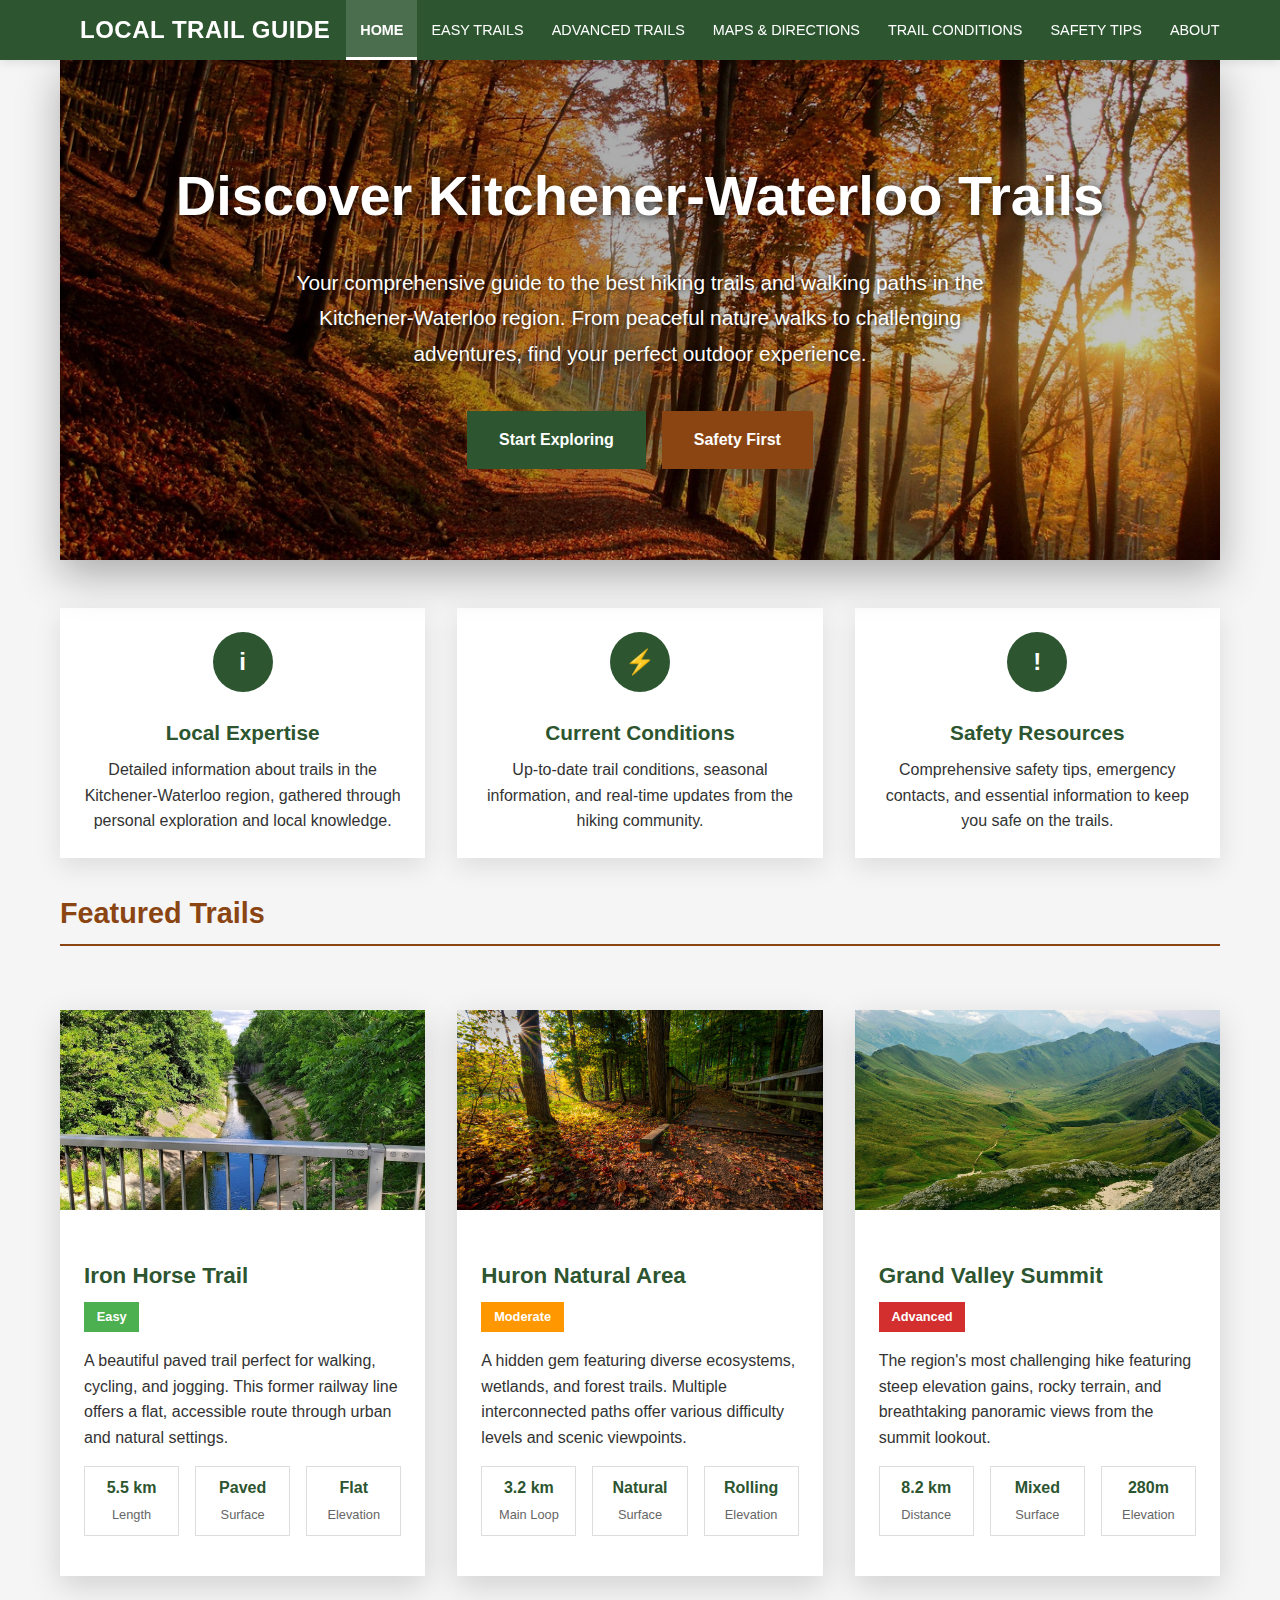
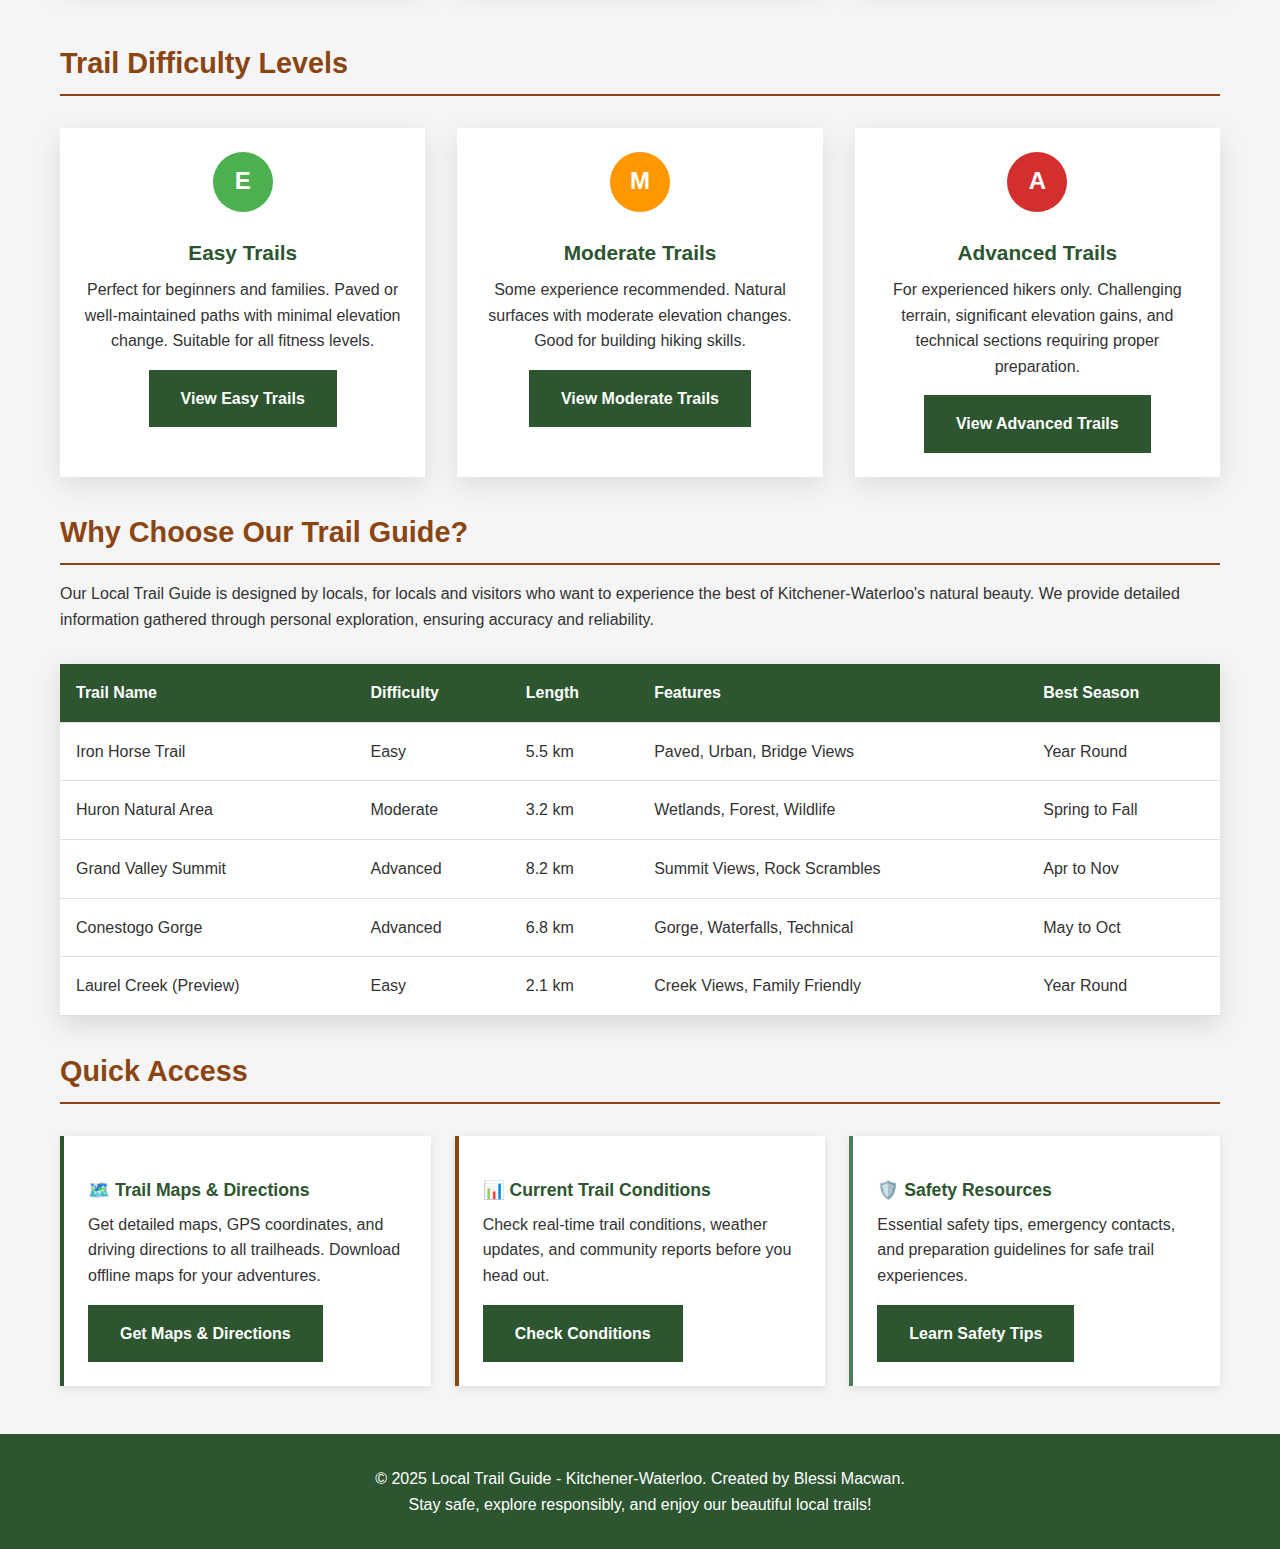
<file: index.html>
<!DOCTYPE html>
<html lang="en">
<head>
    <meta charset="UTF-8">
    <meta name="viewport" content="width=device-width, initial-scale=1.0">
    <meta name="description" content="Local Trail Guide for Kitchener–Waterloo: explore easy and advanced trails, maps, conditions, and tips for safe outdoor adventures.">
    <title>Local Trail Guide - Kitchener-Waterloo</title>
    <link rel="stylesheet" href="styles.css">
</head>
<body>
    <header>
        <div class="container">
            <div class="header-content">
                <a href="index.html" class="logo">LOCAL TRAIL GUIDE</a>
                <nav>
                    <ul>
                        <li><a href="index.html" class="active">HOME</a></li>
                        <li><a href="easy-trails.html">EASY TRAILS</a></li>
                        <li><a href="advanced-trails.html">ADVANCED TRAILS</a></li>
                        <li><a href="trail-maps.html">MAPS & DIRECTIONS</a></li>
                        <li><a href="trail-conditions.html">TRAIL CONDITIONS</a></li>
                        <li><a href="safety-tips.html">SAFETY TIPS</a></li>
                        <li><a href="about.html">ABOUT</a></li>
                    </ul>
                </nav>
            </div>
        </div>
    </header>

    <main class="container">
        <div class="hero-image-section">
            <img src="kitchener-waterloo-trails-hero.jpg" alt="Beautiful trails in Kitchener-Waterloo region" />
            <div class="hero-overlay">
                <h1>Discover Kitchener-Waterloo Trails</h1>
                <p>Your comprehensive guide to the best hiking trails and walking paths in the Kitchener-Waterloo region. From peaceful nature walks to challenging adventures, find your perfect outdoor experience.</p>
                <div class="cta-buttons">
                    <a href="easy-trails.html" class="btn btn-primary">Start Exploring</a>
                    <a href="safety-tips.html" class="btn btn-secondary">Safety First</a>
                </div>
            </div>
        </div>

        <div class="features-grid">
            <div class="feature">
                <div class="feature-icon">i</div>
                <h3>Local Expertise</h3>
                <p>Detailed information about trails in the Kitchener-Waterloo region, gathered through personal exploration and local knowledge.</p>
            </div>
            <div class="feature">
                <div class="feature-icon">⚡</div>
                <h3>Current Conditions</h3>
                <p>Up-to-date trail conditions, seasonal information, and real-time updates from the hiking community.</p>
            </div>
            <div class="feature">
                <div class="feature-icon">!</div>
                <h3>Safety Resources</h3>
                <p>Comprehensive safety tips, emergency contacts, and essential information to keep you safe on the trails.</p>
            </div>
        </div>

        <h2>Featured Trails</h2>
        <div class="trail-grid">
            <div class="trail-card">
                <div class="trail-image">
                    <img src="iron-horse-scenic-bridge.jpg" alt="Iron Horse Trail - Scenic Bridge View" />
                </div>
                <div class="trail-content">
                    <h3 class="trail-title">Iron Horse Trail</h3>
                    <span class="difficulty easy">Easy</span>
                    <p>A beautiful paved trail perfect for walking, cycling, and jogging. This former railway line offers a flat, accessible route through urban and natural settings.</p>
                    <div class="trail-stats">
                        <div class="stat">
                            <span class="stat-value">5.5 km</span>
                            <span class="stat-label">Length</span>
                        </div>
                        <div class="stat">
                            <span class="stat-value">Paved</span>
                            <span class="stat-label">Surface</span>
                        </div>
                        <div class="stat">
                            <span class="stat-value">Flat</span>
                            <span class="stat-label">Elevation</span>
                        </div>
                    </div>
                </div>
            </div>

            <div class="trail-card">
                <div class="trail-image">
                    <img src="huron-forest-canopy.jpg" alt="Huron Natural Area - Forest Canopy" />
                </div>
                <div class="trail-content">
                    <h3 class="trail-title">Huron Natural Area</h3>
                    <span class="difficulty moderate">Moderate</span>
                    <p>A hidden gem featuring diverse ecosystems, wetlands, and forest trails. Multiple interconnected paths offer various difficulty levels and scenic viewpoints.</p>
                    <div class="trail-stats">
                        <div class="stat">
                            <span class="stat-value">3.2 km</span>
                            <span class="stat-label">Main Loop</span>
                        </div>
                        <div class="stat">
                            <span class="stat-value">Natural</span>
                            <span class="stat-label">Surface</span>
                        </div>
                        <div class="stat">
                            <span class="stat-value">Rolling</span>
                            <span class="stat-label">Elevation</span>
                        </div>
                    </div>
                </div>
            </div>

            <div class="trail-card">
                <div class="trail-image">
                    <img src="grand-valley-summit.jpg" alt="Grand Valley Summit Trail" />
                </div>
                <div class="trail-content">
                    <h3 class="trail-title">Grand Valley Summit</h3>
                    <span class="difficulty advanced">Advanced</span>
                    <p>The region's most challenging hike featuring steep elevation gains, rocky terrain, and breathtaking panoramic views from the summit lookout.</p>
                    <div class="trail-stats">
                        <div class="stat">
                            <span class="stat-value">8.2 km</span>
                            <span class="stat-label">Distance</span>
                        </div>
                        <div class="stat">
                            <span class="stat-value">Mixed</span>
                            <span class="stat-label">Surface</span>
                        </div>
                        <div class="stat">
                            <span class="stat-value">280m</span>
                            <span class="stat-label">Elevation</span>
                        </div>
                    </div>
                </div>
            </div>
        </div>

        <h2>Trail Difficulty Levels</h2>
        <div class="features-grid">
            <div class="feature">
                <div class="feature-icon" style="background: #4caf50;">E</div>
                <h3>Easy Trails</h3>
                <p>Perfect for beginners and families. Paved or well-maintained paths with minimal elevation change. Suitable for all fitness levels.</p>
                <a href="easy-trails.html" class="btn btn-primary" style="margin-top: 1rem;">View Easy Trails</a>
            </div>
            <div class="feature">
                <div class="feature-icon" style="background: #ff9800;">M</div>
                <h3>Moderate Trails</h3>
                <p>Some experience recommended. Natural surfaces with moderate elevation changes. Good for building hiking skills.</p>
                <a href="easy-trails.html" class="btn btn-primary" style="margin-top: 1rem;">View Moderate Trails</a>
            </div>
            <div class="feature">
                <div class="feature-icon" style="background: #d32f2f;">A</div>
                <h3>Advanced Trails</h3>
                <p>For experienced hikers only. Challenging terrain, significant elevation gains, and technical sections requiring proper preparation.</p>
                <a href="advanced-trails.html" class="btn btn-primary" style="margin-top: 1rem;">View Advanced Trails</a>
            </div>
        </div>

        <h2>Why Choose Our Trail Guide?</h2>
        <p>Our Local Trail Guide is designed by locals, for locals and visitors who want to experience the best of Kitchener-Waterloo's natural beauty. We provide detailed information gathered through personal exploration, ensuring accuracy and reliability.</p>
        
        <div class="table-container">
            <table>
                <thead>
                    <tr>
                        <th>Trail Name</th>
                        <th>Difficulty</th>
                        <th>Length</th>
                        <th>Features</th>
                        <th>Best Season</th>
                    </tr>
                </thead>
                <tbody>
                    <tr>
                        <td>Iron Horse Trail</td>
                        <td>Easy</td>
                        <td>5.5 km</td>
                        <td>Paved, Urban, Bridge Views</td>
                        <td>Year Round</td>
                    </tr>
                    <tr>
                        <td>Huron Natural Area</td>
                        <td>Moderate</td>
                        <td>3.2 km</td>
                        <td>Wetlands, Forest, Wildlife</td>
                        <td>Spring to Fall</td>
                    </tr>
                    <tr>
                        <td>Grand Valley Summit</td>
                        <td>Advanced</td>
                        <td>8.2 km</td>
                        <td>Summit Views, Rock Scrambles</td>
                        <td>Apr to Nov</td>
                    </tr>
                    <tr>
                        <td>Conestogo Gorge</td>
                        <td>Advanced</td>
                        <td>6.8 km</td>
                        <td>Gorge, Waterfalls, Technical</td>
                        <td>May to Oct</td>
                    </tr>
                    <tr>
                        <td>Laurel Creek (Preview)</td>
                        <td>Easy</td>
                        <td>2.1 km</td>
                        <td>Creek Views, Family Friendly</td>
                        <td>Year Round</td>
                    </tr>
                </tbody>
            </table>
        </div>

        <h2>Quick Access</h2>
        <div class="safety-grid">
            <div class="safety-tip" style="border-left: 4px solid #2c5530;">
                <h4>🗺️ Trail Maps & Directions</h4>
                <p>Get detailed maps, GPS coordinates, and driving directions to all trailheads. Download offline maps for your adventures.</p>
                <a href="trail-maps.html" class="btn btn-primary" style="margin-top: 1rem;">Get Maps & Directions</a>
            </div>
            <div class="safety-tip" style="border-left: 4px solid #8b4513;">
                <h4>📊 Current Trail Conditions</h4>
                <p>Check real-time trail conditions, weather updates, and community reports before you head out.</p>
                <a href="trail-conditions.html" class="btn btn-primary" style="margin-top: 1rem;">Check Conditions</a>
            </div>
            <div class="safety-tip" style="border-left: 4px solid #4a7c59;">
                <h4>🛡️ Safety Resources</h4>
                <p>Essential safety tips, emergency contacts, and preparation guidelines for safe trail experiences.</p>
                <a href="safety-tips.html" class="btn btn-primary" style="margin-top: 1rem;">Learn Safety Tips</a>
            </div>
        </div>
    </main>

    <footer>
        <div class="container">
            <p>&copy; 2025 Local Trail Guide - Kitchener-Waterloo. Created by Blessi Macwan.</p>
            <p>Stay safe, explore responsibly, and enjoy our beautiful local trails!</p>
        </div>
    </footer>
</body>
</html>
</file>
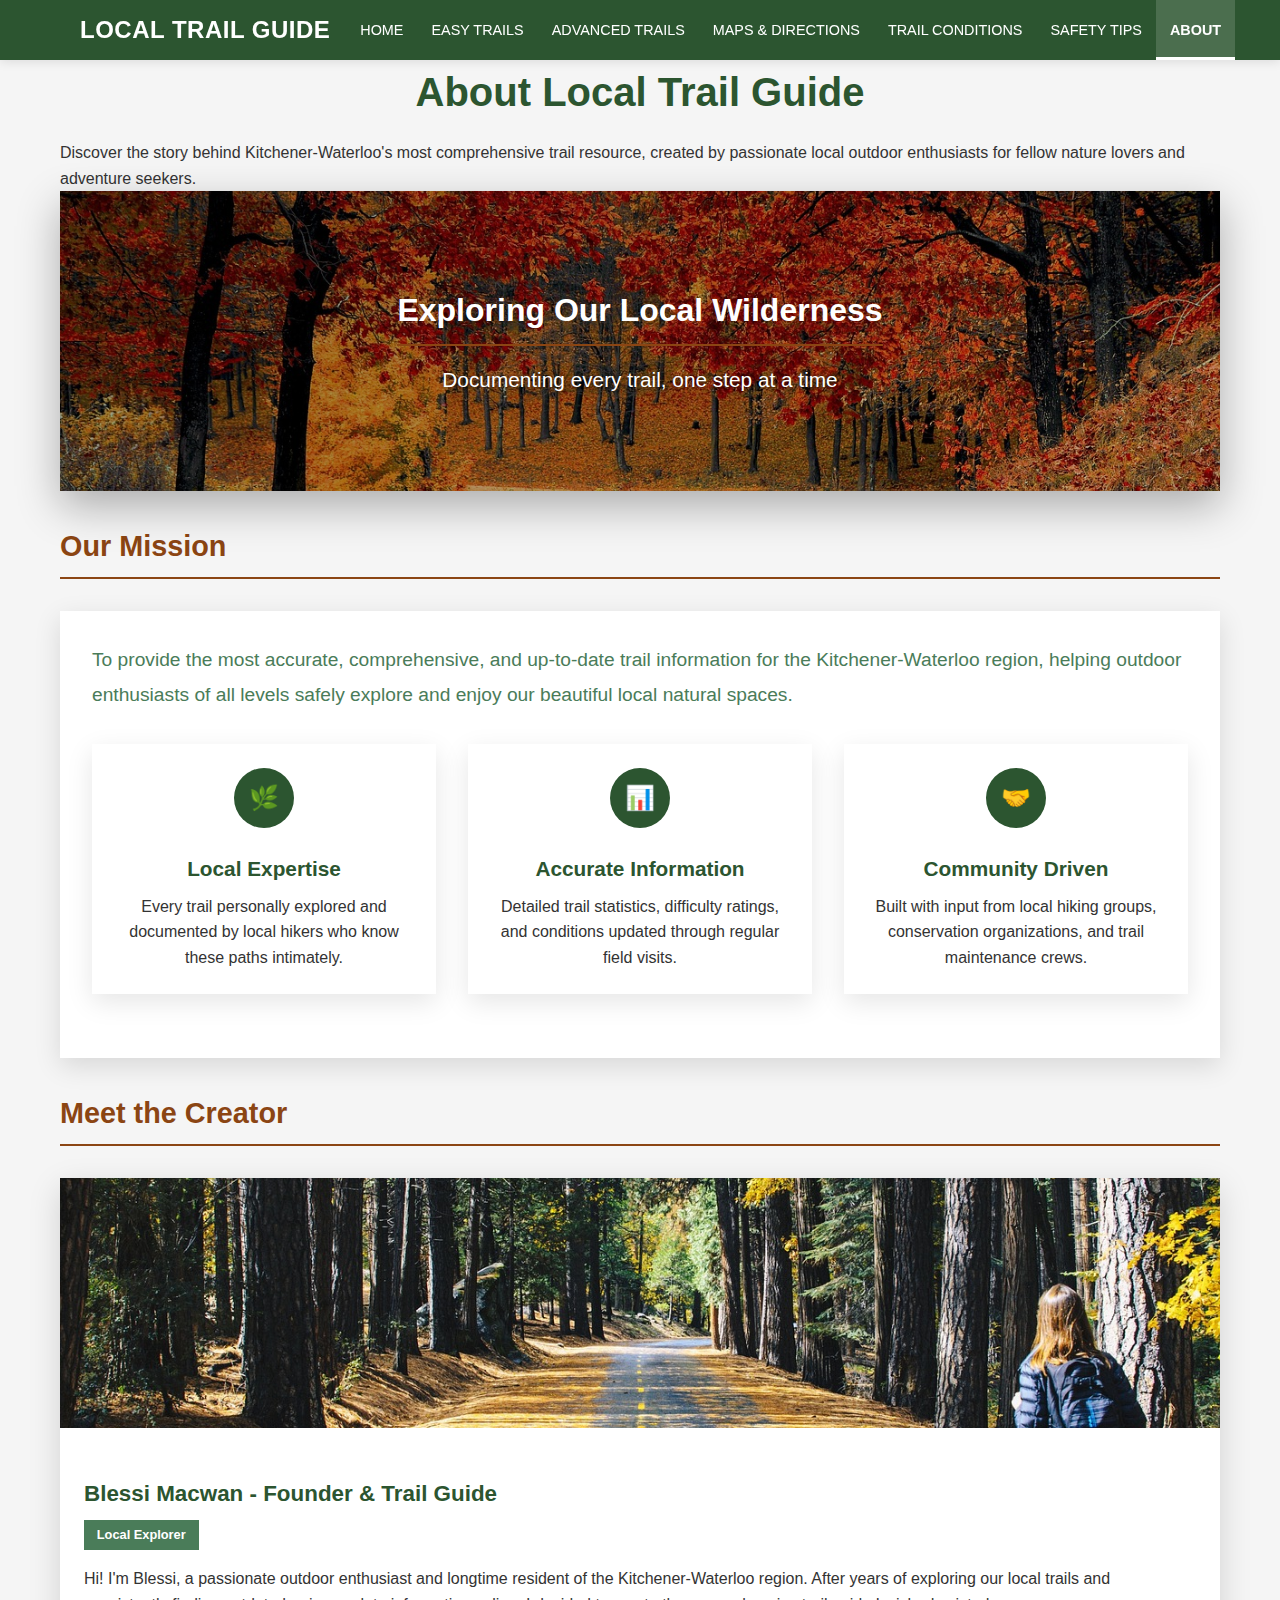
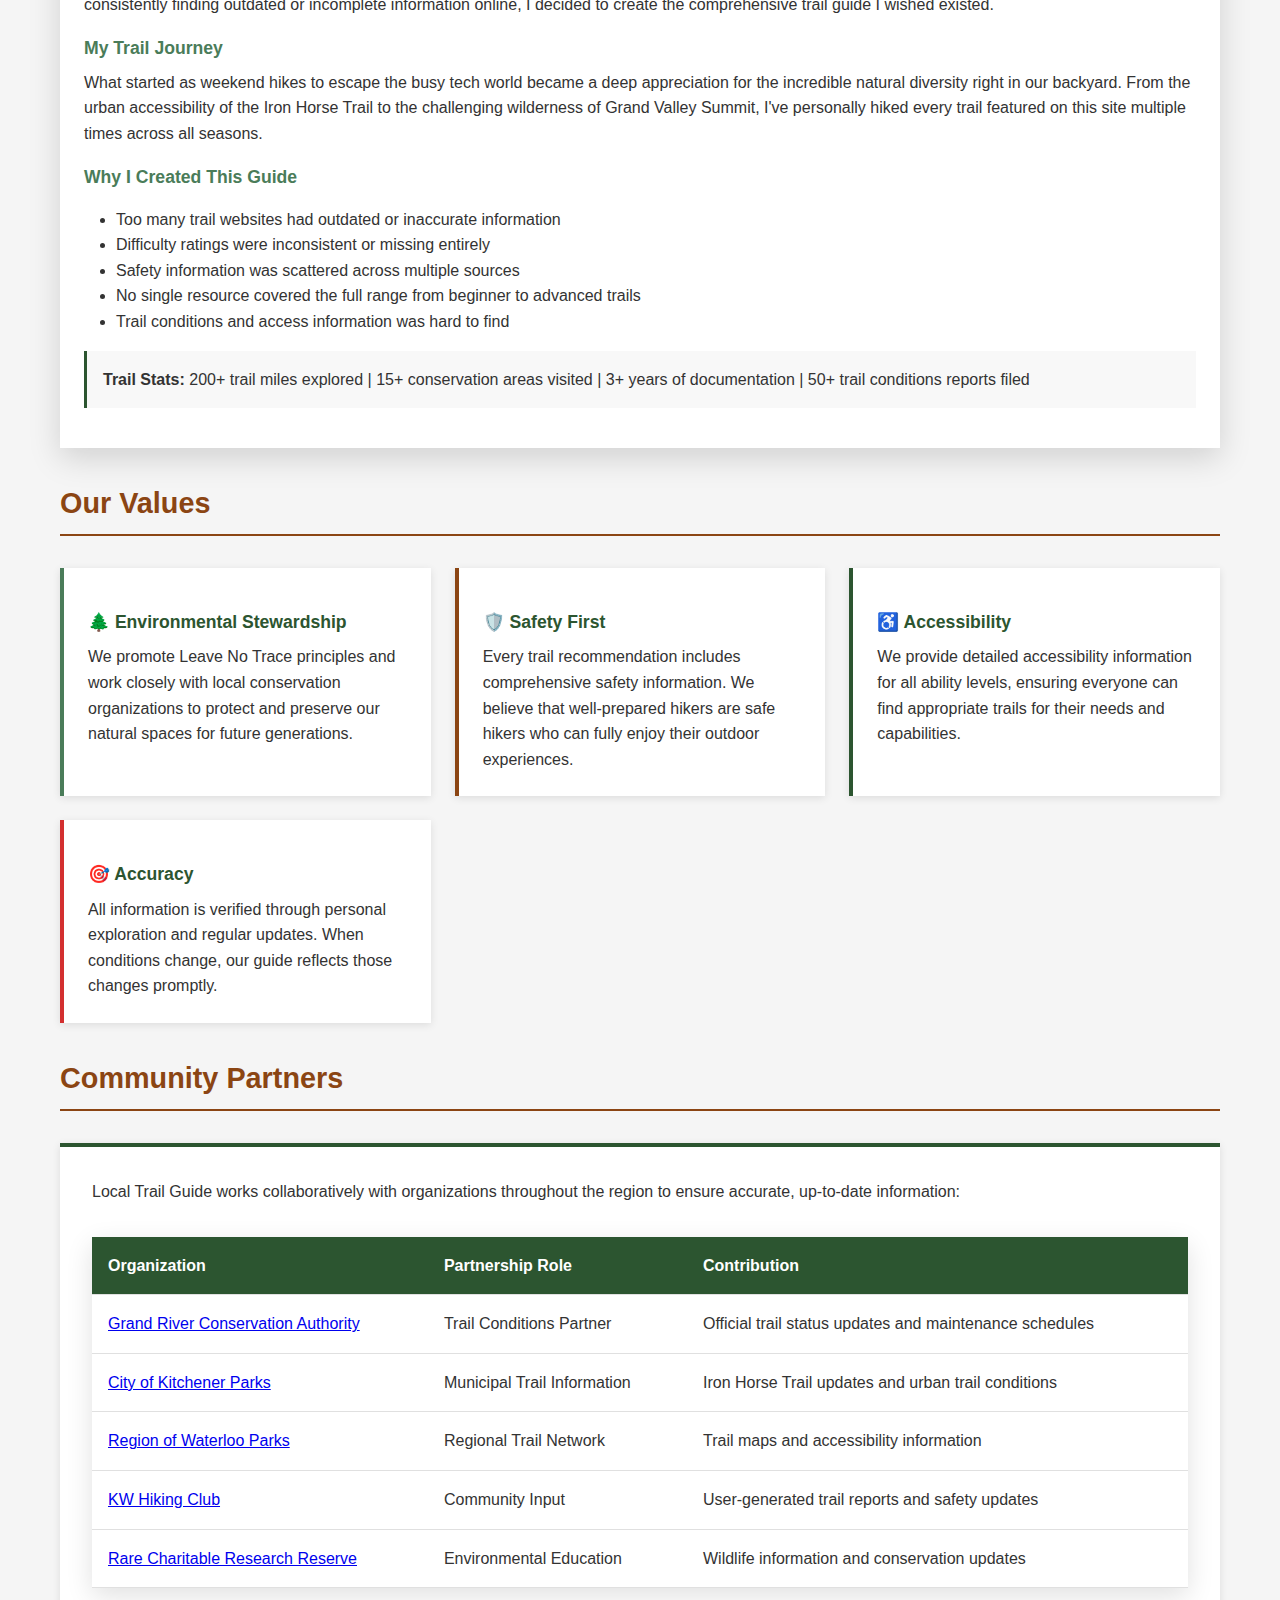
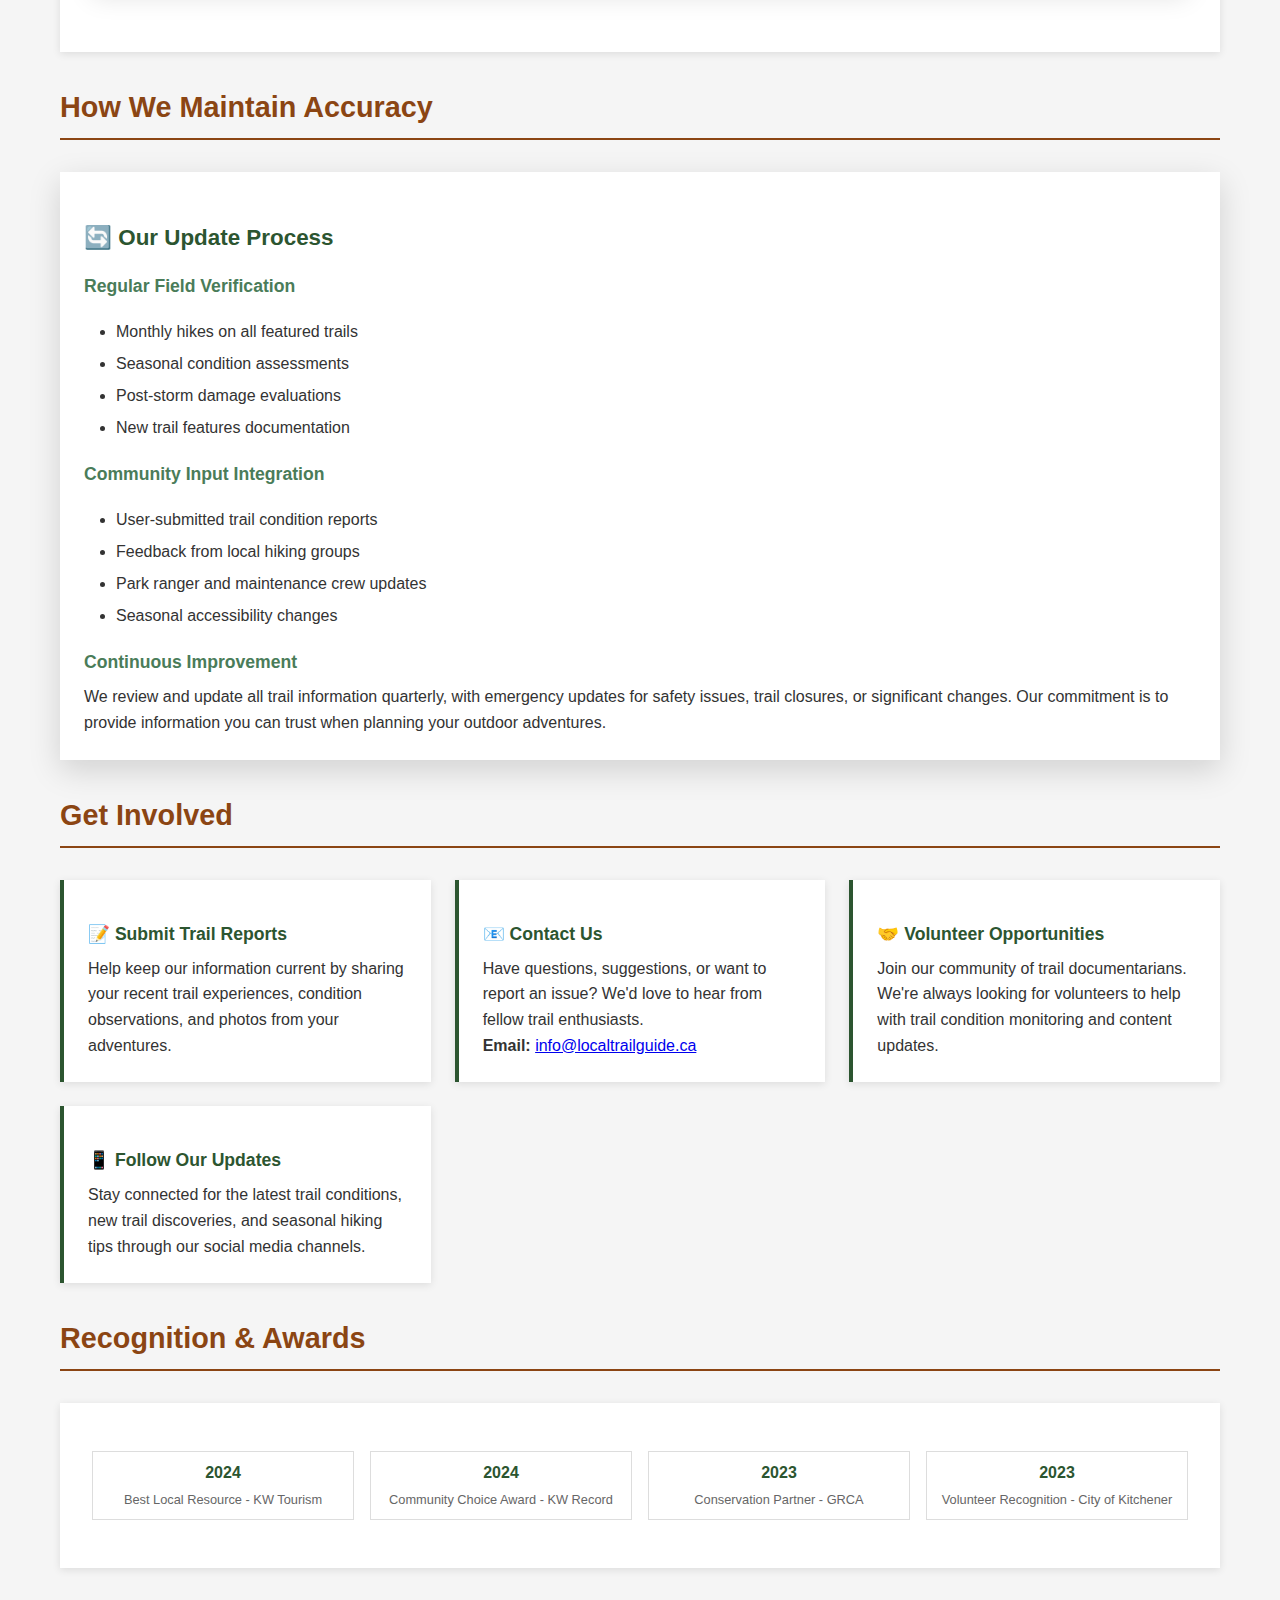
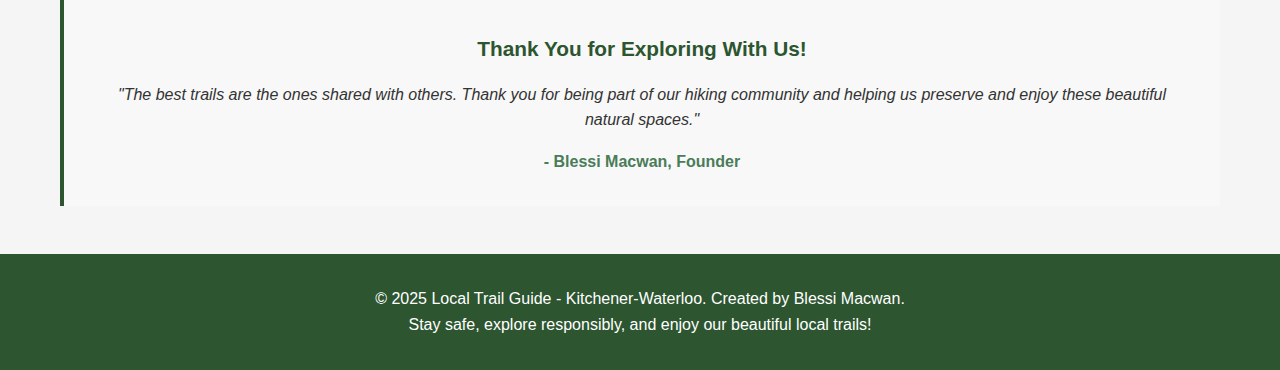
<file: about.html>
<!DOCTYPE html>
<html lang="en">
<head>
    <meta charset="UTF-8">
    <meta name="viewport" content="width=device-width, initial-scale=1.0">
    <meta name="description" content="Learn about Local Trail Guide’s mission to promote outdoor exploration in Kitchener–Waterloo and meet the team behind it.">
    <title>About - Local Trail Guide</title>
    <link rel="stylesheet" href="styles.css">
</head>
<body>
    <header>
        <div class="container">
            <div class="header-content">
                <a href="index.html" class="logo">LOCAL TRAIL GUIDE</a>
                <nav>
                    <ul>
                        <li><a href="index.html">HOME</a></li>
                        <li><a href="easy-trails.html">EASY TRAILS</a></li>
                        <li><a href="advanced-trails.html">ADVANCED TRAILS</a></li>
                        <li><a href="trail-maps.html">MAPS & DIRECTIONS</a></li>
                        <li><a href="trail-conditions.html">TRAIL CONDITIONS</a></li>
                        <li><a href="safety-tips.html">SAFETY TIPS</a></li>
                        <li><a href="about.html" class="active">ABOUT</a></li>
                    </ul>
                </nav>
            </div>
        </div>
    </header>

    <main class="container">
        <h1>About Local Trail Guide</h1>
        <p>Discover the story behind Kitchener-Waterloo's most comprehensive trail resource, created by passionate local outdoor enthusiasts for fellow nature lovers and adventure seekers.</p>

        <div class="hero-image-section" style="height: 300px; margin-bottom: 2rem;">
            <img src="about-hero-trails.jpg" alt="Blessi exploring local trails in Kitchener-Waterloo" />
            <div class="hero-overlay">
                <h2 style="color: white; font-size: 2rem; margin: 0;">Exploring Our Local Wilderness</h2>
                <p style="color: white; margin: 1rem 0 0 0;">Documenting every trail, one step at a time</p>
            </div>
        </div>

        <h2>Our Mission</h2>
        <div style="background: white; padding: 2rem; box-shadow: 0 8px 25px rgba(0,0,0,0.12); margin: 2rem 0;">
            <p style="font-size: 1.2rem; line-height: 1.8; margin: 0 0 1.5rem 0; color: #4a7c59;">To provide the most accurate, comprehensive, and up-to-date trail information for the Kitchener-Waterloo region, helping outdoor enthusiasts of all levels safely explore and enjoy our beautiful local natural spaces.</p>
            
            <div class="features-grid">
                <div class="feature">
                    <div class="feature-icon">🌿</div>
                    <h3>Local Expertise</h3>
                    <p>Every trail personally explored and documented by local hikers who know these paths intimately.</p>
                </div>
                <div class="feature">
                    <div class="feature-icon">📊</div>
                    <h3>Accurate Information</h3>
                    <p>Detailed trail statistics, difficulty ratings, and conditions updated through regular field visits.</p>
                </div>
                <div class="feature">
                    <div class="feature-icon">🤝</div>
                    <h3>Community Driven</h3>
                    <p>Built with input from local hiking groups, conservation organizations, and trail maintenance crews.</p>
                </div>
            </div>
        </div>

        <h2>Meet the Creator</h2>
        <div class="trail-card">
            <div class="trail-image" style="height: 250px;">
                <img src="blessi-profile-hiking.jpg" alt="Blessi Macwan on a local trail" />
            </div>
            <div class="trail-content">
                <h3 class="trail-title">Blessi Macwan - Founder & Trail Guide</h3>
                <span class="difficulty easy" style="background: #4a7c59;">Local Explorer</span>
                
                <p>Hi! I'm Blessi, a passionate outdoor enthusiast and longtime resident of the Kitchener-Waterloo region. After years of exploring our local trails and consistently finding outdated or incomplete information online, I decided to create the comprehensive trail guide I wished existed.</p>
                
                <h4>My Trail Journey</h4>
                <p>What started as weekend hikes to escape the busy tech world became a deep appreciation for the incredible natural diversity right in our backyard. From the urban accessibility of the Iron Horse Trail to the challenging wilderness of Grand Valley Summit, I've personally hiked every trail featured on this site multiple times across all seasons.</p>

                <h4>Why I Created This Guide</h4>
                <ul style="margin: 1rem 0; padding-left: 2rem;">
                    <li>Too many trail websites had outdated or inaccurate information</li>
                    <li>Difficulty ratings were inconsistent or missing entirely</li>
                    <li>Safety information was scattered across multiple sources</li>
                    <li>No single resource covered the full range from beginner to advanced trails</li>
                    <li>Trail conditions and access information was hard to find</li>
                </ul>

                <div class="access-info">
                    <strong>Trail Stats:</strong> 200+ trail miles explored | 15+ conservation areas visited | 3+ years of documentation | 50+ trail conditions reports filed
                </div>
            </div>
        </div>

        <h2>Our Values</h2>
        <div class="safety-grid">
            <div class="safety-tip" style="border-left: 4px solid #4a7c59;">
                <h4>🌲 Environmental Stewardship</h4>
                <p>We promote Leave No Trace principles and work closely with local conservation organizations to protect and preserve our natural spaces for future generations.</p>
            </div>

            <div class="safety-tip" style="border-left: 4px solid #8b4513;">
                <h4>🛡️ Safety First</h4>
                <p>Every trail recommendation includes comprehensive safety information. We believe that well-prepared hikers are safe hikers who can fully enjoy their outdoor experiences.</p>
            </div>

            <div class="safety-tip" style="border-left: 4px solid #2c5530;">
                <h4>♿ Accessibility</h4>
                <p>We provide detailed accessibility information for all ability levels, ensuring everyone can find appropriate trails for their needs and capabilities.</p>
            </div>

            <div class="safety-tip" style="border-left: 4px solid #d32f2f;">
                <h4>🎯 Accuracy</h4>
                <p>All information is verified through personal exploration and regular updates. When conditions change, our guide reflects those changes promptly.</p>
            </div>
        </div>

        <h2>Community Partners</h2>
        <div style="background: white; padding: 2rem; box-shadow: 0 2px 8px rgba(0,0,0,0.1); margin: 2rem 0; border-top: 4px solid #2c5530;">
            <p>Local Trail Guide works collaboratively with organizations throughout the region to ensure accurate, up-to-date information:</p>
            
            <div class="table-container">
                <table>
                    <thead>
                        <tr>
                            <th>Organization</th>
                            <th>Partnership Role</th>
                            <th>Contribution</th>
                        </tr>
                    </thead>
                    <tbody>
                        <tr>
                            <td><a href="https://www.grandriver.ca" target="_blank" rel="noopener">Grand River Conservation Authority</a></td>
                            <td>Trail Conditions Partner</td>
                            <td>Official trail status updates and maintenance schedules</td>
                        </tr>
                        <tr>
                            <td><a href="https://www.kitchener.ca/en/parks-and-trails/parks.aspx" target="_blank" rel="noopener">City of Kitchener Parks</a></td>
                            <td>Municipal Trail Information</td>
                            <td>Iron Horse Trail updates and urban trail conditions</td>
                        </tr>
                        <tr>
                            <td><a href="https://www.regionofwaterloo.ca/en/exploring-the-region/forests-and-trails.aspx" target="_blank" rel="noopener">Region of Waterloo Parks</a></td>
                            <td>Regional Trail Network</td>
                            <td>Trail maps and accessibility information</td>
                        </tr>
                        <tr>
                            <td><a href="https://www.meetup.com/find/ca--kitchener/hiking/" target="_blank" rel="noopener">KW Hiking Club</a></td>
                            <td>Community Input</td>
                            <td>User-generated trail reports and safety updates</td>
                        </tr>
                        <tr>
                            <td><a href="https://www.raresites.org/" target="_blank" rel="noopener">Rare Charitable Research Reserve</a></td>
                            <td>Environmental Education</td>
                            <td>Wildlife information and conservation updates</td>
                        </tr>
                    </tbody>
                </table>
            </div>
        </div>

        <h2>How We Maintain Accuracy</h2>
        <div class="trail-card">
            <div class="trail-content">
                <h3 class="trail-title">🔄 Our Update Process</h3>
                
                <h4>Regular Field Verification</h4>
                <ul class="checklist-list">
                    <li>Monthly hikes on all featured trails</li>
                    <li>Seasonal condition assessments</li>
                    <li>Post-storm damage evaluations</li>
                    <li>New trail features documentation</li>
                </ul>

                <h4>Community Input Integration</h4>
                <ul class="checklist-list">
                    <li>User-submitted trail condition reports</li>
                    <li>Feedback from local hiking groups</li>
                    <li>Park ranger and maintenance crew updates</li>
                    <li>Seasonal accessibility changes</li>
                </ul>

                <h4>Continuous Improvement</h4>
                <p>We review and update all trail information quarterly, with emergency updates for safety issues, trail closures, or significant changes. Our commitment is to provide information you can trust when planning your outdoor adventures.</p>
            </div>
        </div>

        <h2>Get Involved</h2>
        <div class="safety-grid">
            <div class="safety-tip">
                <h4>📝 Submit Trail Reports</h4>
                <p>Help keep our information current by sharing your recent trail experiences, condition observations, and photos from your adventures.</p>
            </div>

            <div class="safety-tip">
                <h4>📧 Contact Us</h4>
                <p>Have questions, suggestions, or want to report an issue? We'd love to hear from fellow trail enthusiasts.</p>
                <p><strong>Email:</strong> <a href="mailto:info@localtrailguide.ca">info@localtrailguide.ca</a></p>
            </div>

            <div class="safety-tip">
                <h4>🤝 Volunteer Opportunities</h4>
                <p>Join our community of trail documentarians. We're always looking for volunteers to help with trail condition monitoring and content updates.</p>
            </div>

            <div class="safety-tip">
                <h4>📱 Follow Our Updates</h4>
                <p>Stay connected for the latest trail conditions, new trail discoveries, and seasonal hiking tips through our social media channels.</p>
            </div>
        </div>

        <h2>Recognition & Awards</h2>
        <div style="background: white; padding: 2rem; box-shadow: 0 2px 8px rgba(0,0,0,0.1); margin: 2rem 0;">
            <div class="trail-stats">
                <div class="stat">
                    <span class="stat-value">2024</span>
                    <span class="stat-label">Best Local Resource - KW Tourism</span>
                </div>
                <div class="stat">
                    <span class="stat-value">2024</span>
                    <span class="stat-label">Community Choice Award - KW Record</span>
                </div>
                <div class="stat">
                    <span class="stat-value">2023</span>
                    <span class="stat-label">Conservation Partner - GRCA</span>
                </div>
                <div class="stat">
                    <span class="stat-value">2023</span>
                    <span class="stat-label">Volunteer Recognition - City of Kitchener</span>
                </div>
            </div>
        </div>

        <div style="background: #f8f8f8; padding: 2rem; margin: 2rem 0; border-left: 4px solid #2c5530; text-align: center;">
            <h3 style="color: #2c5530; margin: 0 0 1rem 0;">Thank You for Exploring With Us!</h3>
            <p style="margin: 0 0 1rem 0; font-style: italic;">"The best trails are the ones shared with others. Thank you for being part of our hiking community and helping us preserve and enjoy these beautiful natural spaces."</p>
            <p style="margin: 0; font-weight: bold; color: #4a7c59;">- Blessi Macwan, Founder</p>
        </div>
    </main>

    <footer>
        <div class="container">
            <p>&copy; 2025 Local Trail Guide - Kitchener-Waterloo. Created by Blessi Macwan.</p>
            <p>Stay safe, explore responsibly, and enjoy our beautiful local trails!</p>
        </div>
    </footer>
</body>
</html>
</file>
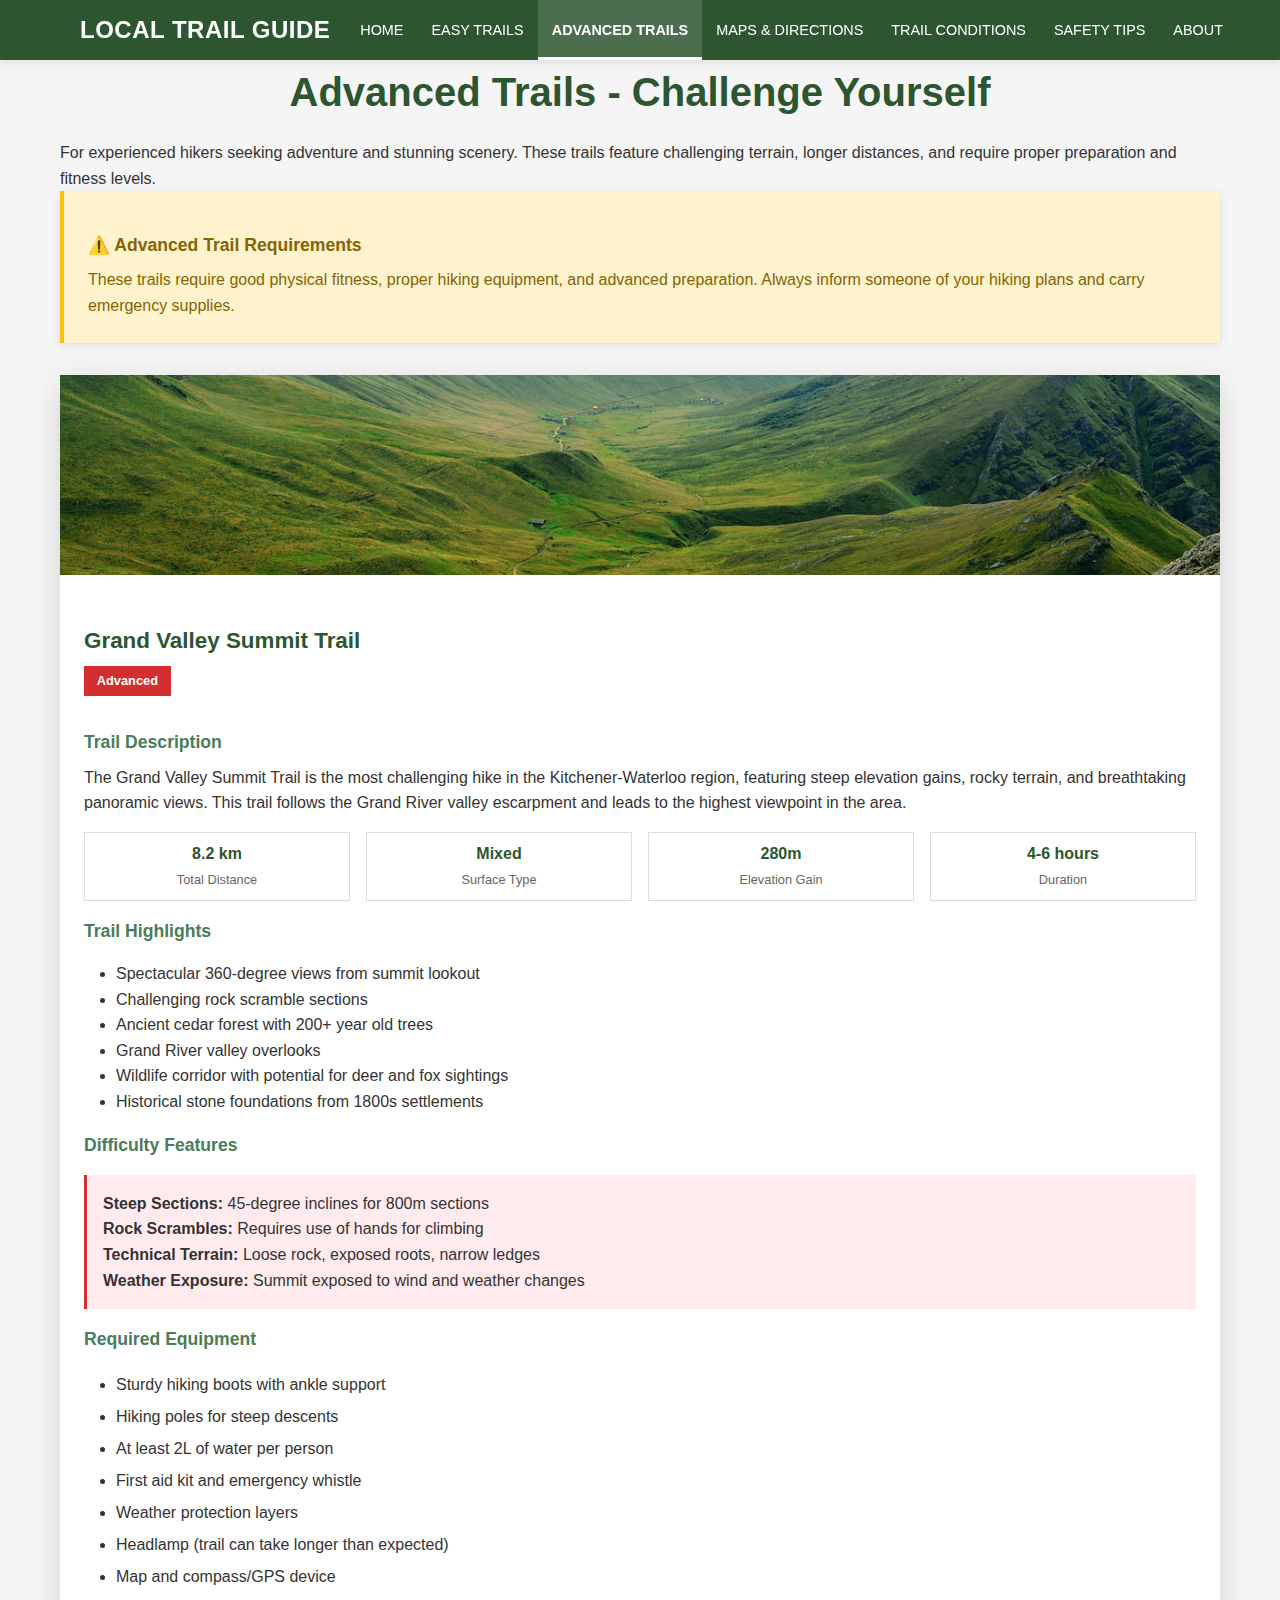
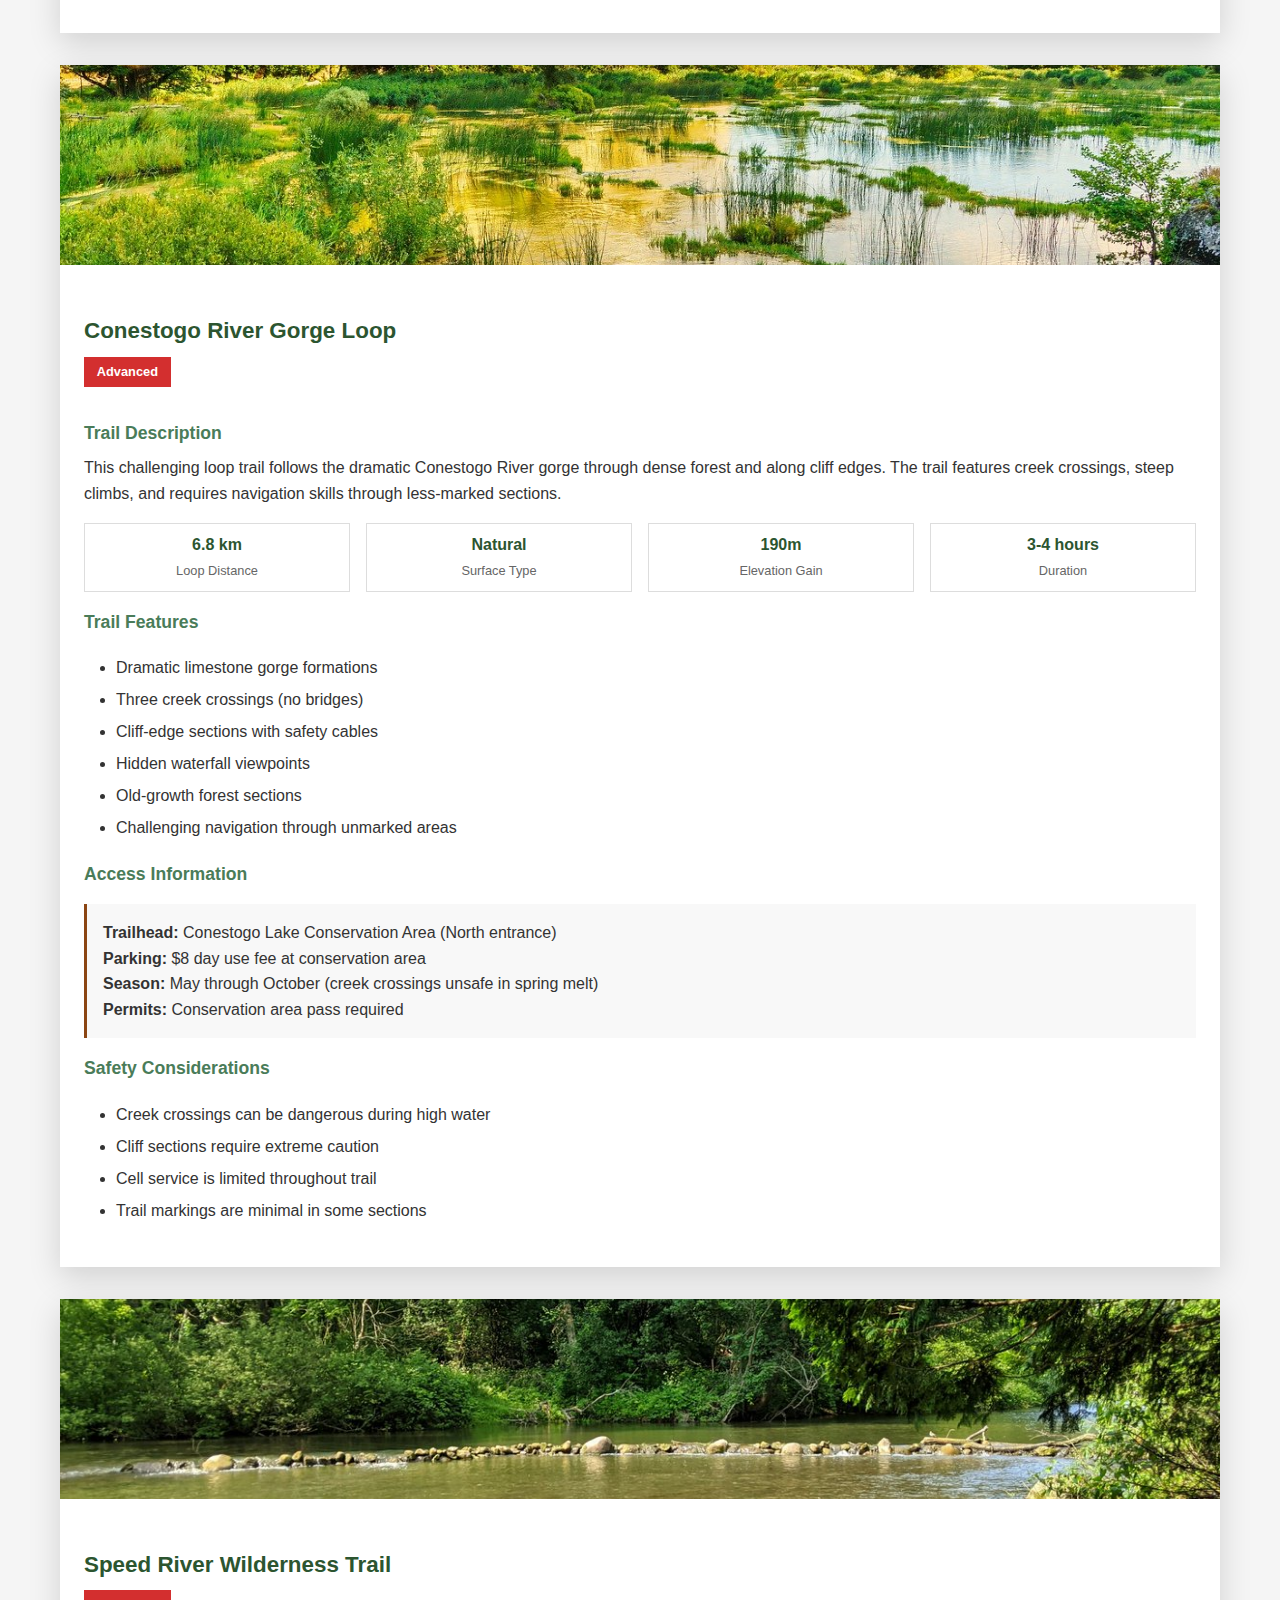
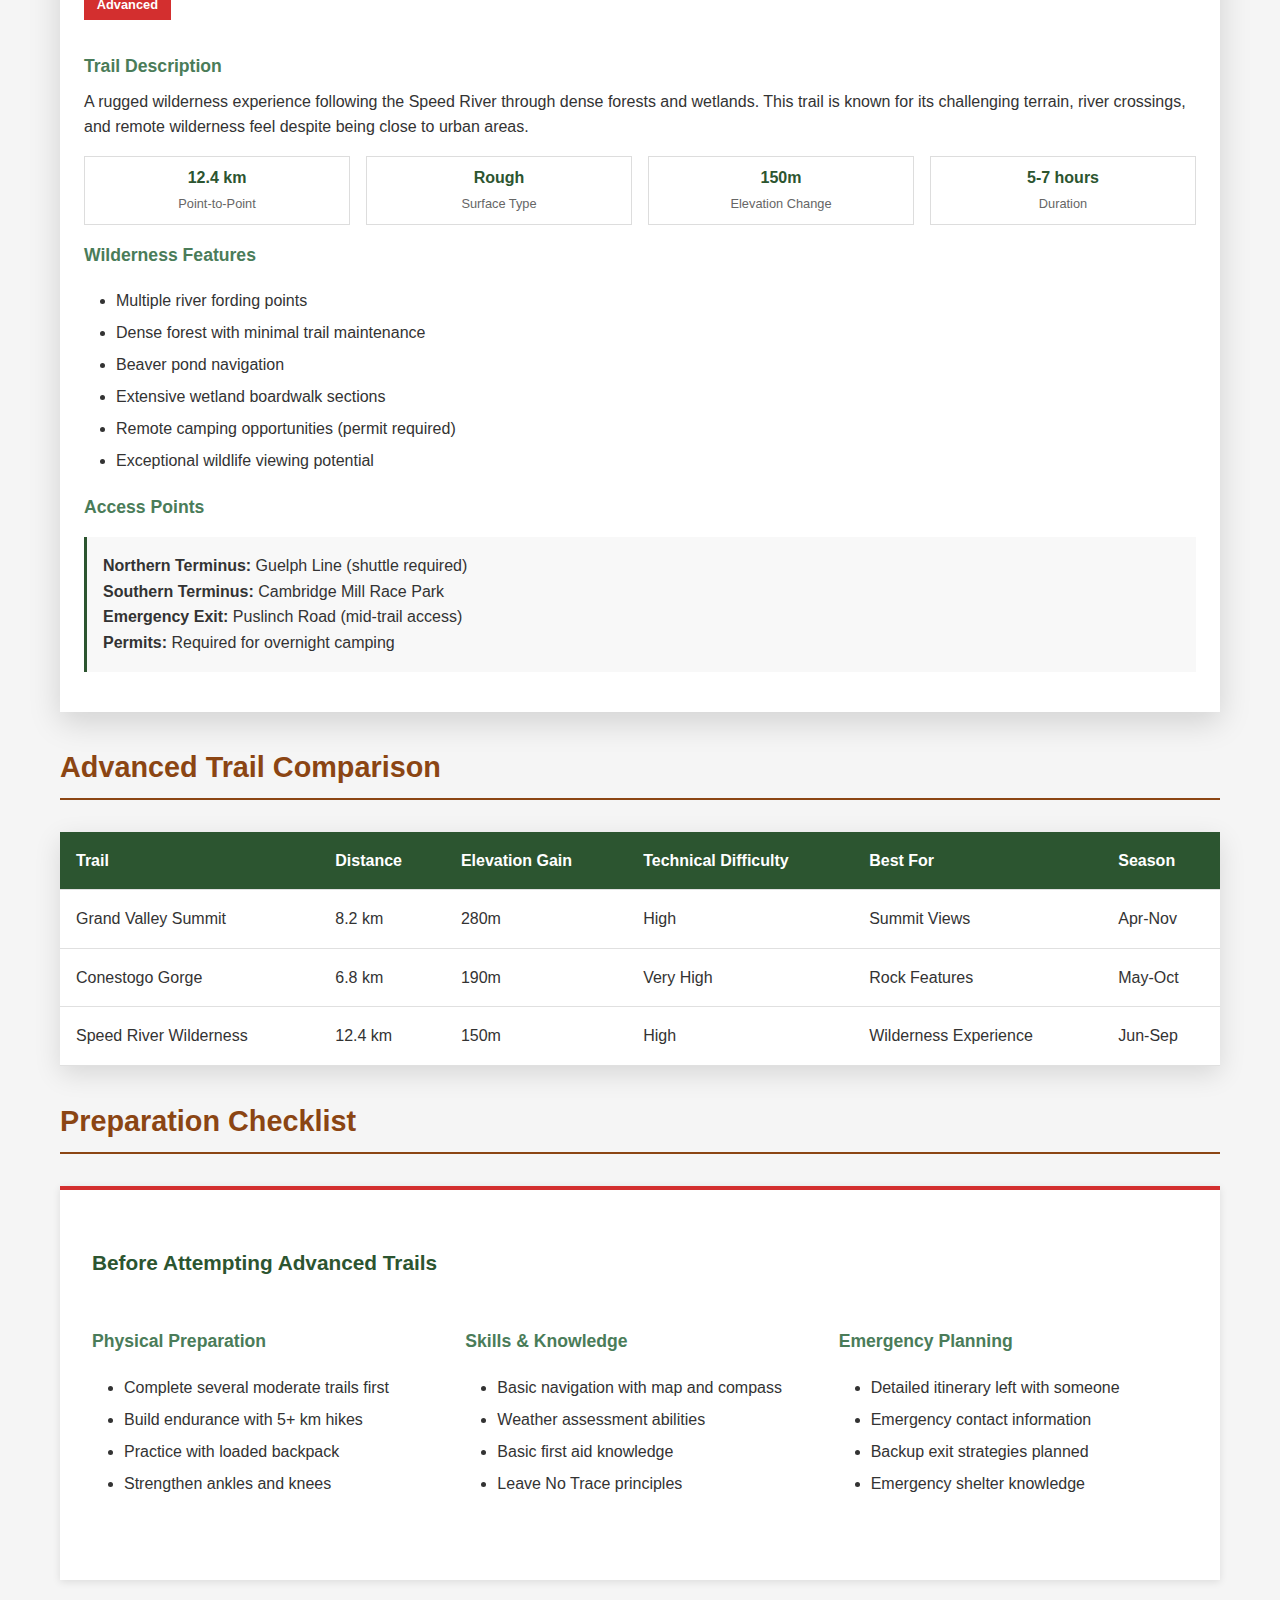
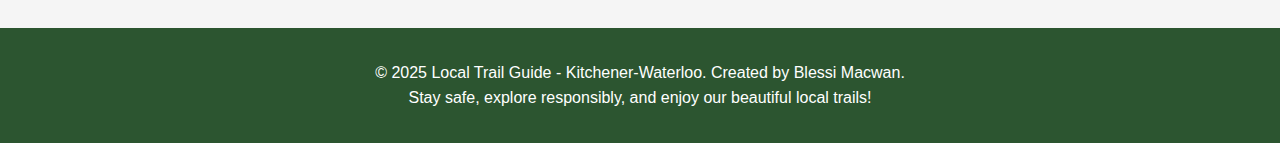
<file: advanced-trails.html>
<!DOCTYPE html>
<html lang="en">
<head>
    <meta charset="UTF-8">
    <meta name="viewport" content="width=device-width, initial-scale=1.0">
    <meta name="description" content="Find challenging advanced trails in Kitchener–Waterloo with maps, GPS coordinates, and safety recommendations.">
    <title>Advanced Trails - Local Trail Guide</title>
    <link rel="stylesheet" href="styles.css">
</head>
<body>
    <header>
        <div class="container">
            <div class="header-content">
                <a href="index.html" class="logo">LOCAL TRAIL GUIDE</a>
                <nav>
                    <ul>
                        <li><a href="index.html">HOME</a></li>
                        <li><a href="easy-trails.html">EASY TRAILS</a></li>
                        <li><a href="advanced-trails.html" class="active">ADVANCED TRAILS</a></li>
                        <li><a href="trail-maps.html">MAPS & DIRECTIONS</a></li>
                        <li><a href="trail-conditions.html">TRAIL CONDITIONS</a></li>
                        <li><a href="safety-tips.html">SAFETY TIPS</a></li>
                        <li><a href="about.html">ABOUT</a></li>
                    </ul>
                </nav>
            </div>
        </div>
    </header>

    <main class="container">
        <h1>Advanced Trails - Challenge Yourself</h1>
        <p>For experienced hikers seeking adventure and stunning scenery. These trails feature challenging terrain, longer distances, and require proper preparation and fitness levels.</p>

        <div class="safety-tip" style="background: #fff3cd; border-left: 4px solid #ffc107; margin-bottom: 2rem;">
            <h4 style="color: #856404;">⚠️ Advanced Trail Requirements</h4>
            <p style="color: #856404; margin: 0;">These trails require good physical fitness, proper hiking equipment, and advanced preparation. Always inform someone of your hiking plans and carry emergency supplies.</p>
        </div>

        <div class="trail-card">
            <div class="trail-image">
                <img src="grand-valley-summit.jpg" alt="Grand Valley Trail - Summit View" />
            </div>
            <div class="trail-content">
                <h3 class="trail-title">Grand Valley Summit Trail</h3>
                <span class="difficulty advanced">Advanced</span>
                
                <h4>Trail Description</h4>
                <p>The Grand Valley Summit Trail is the most challenging hike in the Kitchener-Waterloo region, featuring steep elevation gains, rocky terrain, and breathtaking panoramic views. This trail follows the Grand River valley escarpment and leads to the highest viewpoint in the area.</p>
                
                <div class="trail-stats">
                    <div class="stat">
                        <span class="stat-value">8.2 km</span>
                        <span class="stat-label">Total Distance</span>
                    </div>
                    <div class="stat">
                        <span class="stat-value">Mixed</span>
                        <span class="stat-label">Surface Type</span>
                    </div>
                    <div class="stat">
                        <span class="stat-value">280m</span>
                        <span class="stat-label">Elevation Gain</span>
                    </div>
                    <div class="stat">
                        <span class="stat-value">4-6 hours</span>
                        <span class="stat-label">Duration</span>
                    </div>
                </div>

                <h4>Trail Highlights</h4>
                <ul style="margin: 1rem 0; padding-left: 2rem;">
                    <li>Spectacular 360-degree views from summit lookout</li>
                    <li>Challenging rock scramble sections</li>
                    <li>Ancient cedar forest with 200+ year old trees</li>
                    <li>Grand River valley overlooks</li>
                    <li>Wildlife corridor with potential for deer and fox sightings</li>
                    <li>Historical stone foundations from 1800s settlements</li>
                </ul>

                <h4>Difficulty Features</h4>
                <div class="access-info" style="background: #ffebee; border-left: 3px solid #d32f2f;">
                    <strong>Steep Sections:</strong> 45-degree inclines for 800m sections<br>
                    <strong>Rock Scrambles:</strong> Requires use of hands for climbing<br>
                    <strong>Technical Terrain:</strong> Loose rock, exposed roots, narrow ledges<br>
                    <strong>Weather Exposure:</strong> Summit exposed to wind and weather changes
                </div>

                <h4>Required Equipment</h4>
                <ul class="checklist-list">
                    <li>Sturdy hiking boots with ankle support</li>
                    <li>Hiking poles for steep descents</li>
                    <li>At least 2L of water per person</li>
                    <li>First aid kit and emergency whistle</li>
                    <li>Weather protection layers</li>
                    <li>Headlamp (trail can take longer than expected)</li>
                    <li>Map and compass/GPS device</li>
                </ul>
            </div>
        </div>

        <div class="trail-card">
            <div class="trail-image">
                <img src="conestogo-river-gorge.jpg" alt="Conestogo River Gorge Trail" />
            </div>
            <div class="trail-content">
                <h3 class="trail-title">Conestogo River Gorge Loop</h3>
                <span class="difficulty advanced">Advanced</span>
                
                <h4>Trail Description</h4>
                <p>This challenging loop trail follows the dramatic Conestogo River gorge through dense forest and along cliff edges. The trail features creek crossings, steep climbs, and requires navigation skills through less-marked sections.</p>
                
                <div class="trail-stats">
                    <div class="stat">
                        <span class="stat-value">6.8 km</span>
                        <span class="stat-label">Loop Distance</span>
                    </div>
                    <div class="stat">
                        <span class="stat-value">Natural</span>
                        <span class="stat-label">Surface Type</span>
                    </div>
                    <div class="stat">
                        <span class="stat-value">190m</span>
                        <span class="stat-label">Elevation Gain</span>
                    </div>
                    <div class="stat">
                        <span class="stat-value">3-4 hours</span>
                        <span class="stat-label">Duration</span>
                    </div>
                </div>

                <h4>Trail Features</h4>
                <ul class="checklist-list">
                    <li>Dramatic limestone gorge formations</li>
                    <li>Three creek crossings (no bridges)</li>
                    <li>Cliff-edge sections with safety cables</li>
                    <li>Hidden waterfall viewpoints</li>
                    <li>Old-growth forest sections</li>
                    <li>Challenging navigation through unmarked areas</li>
                </ul>

                <h4>Access Information</h4>
                <div class="access-info-brown">
                    <strong>Trailhead:</strong> Conestogo Lake Conservation Area (North entrance)<br>
                    <strong>Parking:</strong> $8 day use fee at conservation area<br>
                    <strong>Season:</strong> May through October (creek crossings unsafe in spring melt)<br>
                    <strong>Permits:</strong> Conservation area pass required
                </div>

                <h4>Safety Considerations</h4>
                <ul class="checklist-list">
                    <li>Creek crossings can be dangerous during high water</li>
                    <li>Cliff sections require extreme caution</li>
                    <li>Cell service is limited throughout trail</li>
                    <li>Trail markings are minimal in some sections</li>
                </ul>
            </div>
        </div>

        <div class="trail-card">
            <div class="trail-image">
                <img src="speed-river-trail.jpg" alt="Speed River Wilderness Trail" />
            </div>
            <div class="trail-content">
                <h3 class="trail-title">Speed River Wilderness Trail</h3>
                <span class="difficulty advanced">Advanced</span>
                
                <h4>Trail Description</h4>
                <p>A rugged wilderness experience following the Speed River through dense forests and wetlands. This trail is known for its challenging terrain, river crossings, and remote wilderness feel despite being close to urban areas.</p>
                
                <div class="trail-stats">
                    <div class="stat">
                        <span class="stat-value">12.4 km</span>
                        <span class="stat-label">Point-to-Point</span>
                    </div>
                    <div class="stat">
                        <span class="stat-value">Rough</span>
                        <span class="stat-label">Surface Type</span>
                    </div>
                    <div class="stat">
                        <span class="stat-value">150m</span>
                        <span class="stat-label">Elevation Change</span>
                    </div>
                    <div class="stat">
                        <span class="stat-value">5-7 hours</span>
                        <span class="stat-label">Duration</span>
                    </div>
                </div>

                <h4>Wilderness Features</h4>
                <ul class="checklist-list">
                    <li>Multiple river fording points</li>
                    <li>Dense forest with minimal trail maintenance</li>
                    <li>Beaver pond navigation</li>
                    <li>Extensive wetland boardwalk sections</li>
                    <li>Remote camping opportunities (permit required)</li>
                    <li>Exceptional wildlife viewing potential</li>
                </ul>

                <h4>Access Points</h4>
                <div class="access-info">
                    <strong>Northern Terminus:</strong> Guelph Line (shuttle required)<br>
                    <strong>Southern Terminus:</strong> Cambridge Mill Race Park<br>
                    <strong>Emergency Exit:</strong> Puslinch Road (mid-trail access)<br>
                    <strong>Permits:</strong> Required for overnight camping
                </div>
            </div>
        </div>

        <h2>Advanced Trail Comparison</h2>
        <div class="table-container">
            <table>
                <thead>
                    <tr>
                        <th>Trail</th>
                        <th>Distance</th>
                        <th>Elevation Gain</th>
                        <th>Technical Difficulty</th>
                        <th>Best For</th>
                        <th>Season</th>
                    </tr>
                </thead>
                <tbody>
                    <tr>
                        <td>Grand Valley Summit</td>
                        <td>8.2 km</td>
                        <td>280m</td>
                        <td>High</td>
                        <td>Summit Views</td>
                        <td>Apr-Nov</td>
                    </tr>
                    <tr>
                        <td>Conestogo Gorge</td>
                        <td>6.8 km</td>
                        <td>190m</td>
                        <td>Very High</td>
                        <td>Rock Features</td>
                        <td>May-Oct</td>
                    </tr>
                    <tr>
                        <td>Speed River Wilderness</td>
                        <td>12.4 km</td>
                        <td>150m</td>
                        <td>High</td>
                        <td>Wilderness Experience</td>
                        <td>Jun-Sep</td>
                    </tr>
                </tbody>
            </table>
        </div>

        <h2>Preparation Checklist</h2>
        <div style="background: white; padding: 2rem; box-shadow: 0 2px 8px rgba(0,0,0,0.1); margin: 2rem 0; border-top: 4px solid #d32f2f;">
            <h3>Before Attempting Advanced Trails</h3>
            <div class="safety-grid">
                <div>
                    <h4>Physical Preparation</h4>
                    <ul class="checklist-list">
                        <li>Complete several moderate trails first</li>
                        <li>Build endurance with 5+ km hikes</li>
                        <li>Practice with loaded backpack</li>
                        <li>Strengthen ankles and knees</li>
                    </ul>
                </div>
                <div>
                    <h4>Skills & Knowledge</h4>
                    <ul class="checklist-list">
                        <li>Basic navigation with map and compass</li>
                        <li>Weather assessment abilities</li>
                        <li>Basic first aid knowledge</li>
                        <li>Leave No Trace principles</li>
                    </ul>
                </div>
                <div>
                    <h4>Emergency Planning</h4>
                    <ul class="checklist-list">
                        <li>Detailed itinerary left with someone</li>
                        <li>Emergency contact information</li>
                        <li>Backup exit strategies planned</li>
                        <li>Emergency shelter knowledge</li>
                    </ul>
                </div>
            </div>
        </div>
    </main>

    <footer>
        <div class="container">
            <p>&copy; 2025 Local Trail Guide - Kitchener-Waterloo. Created by Blessi Macwan.</p>
            <p>Stay safe, explore responsibly, and enjoy our beautiful local trails!</p>
        </div>
    </footer>
</body>
</html>
</file>
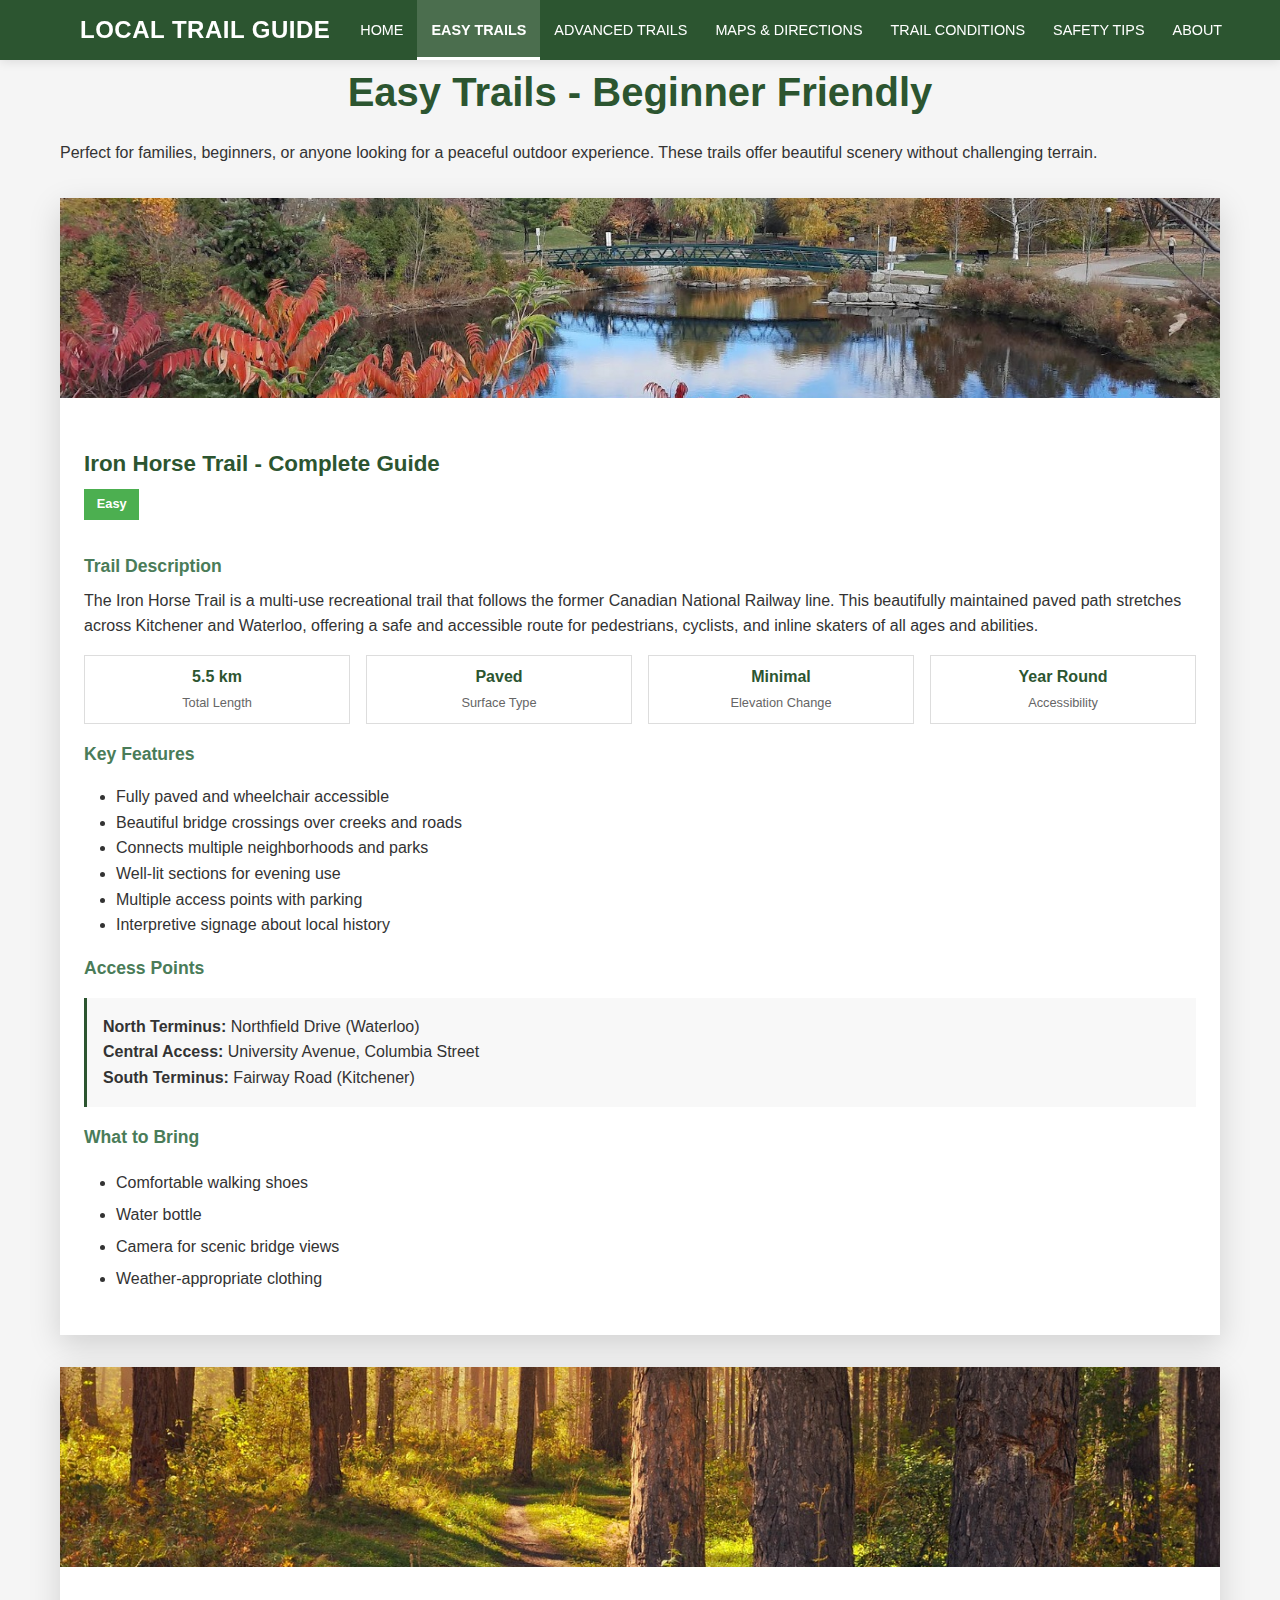
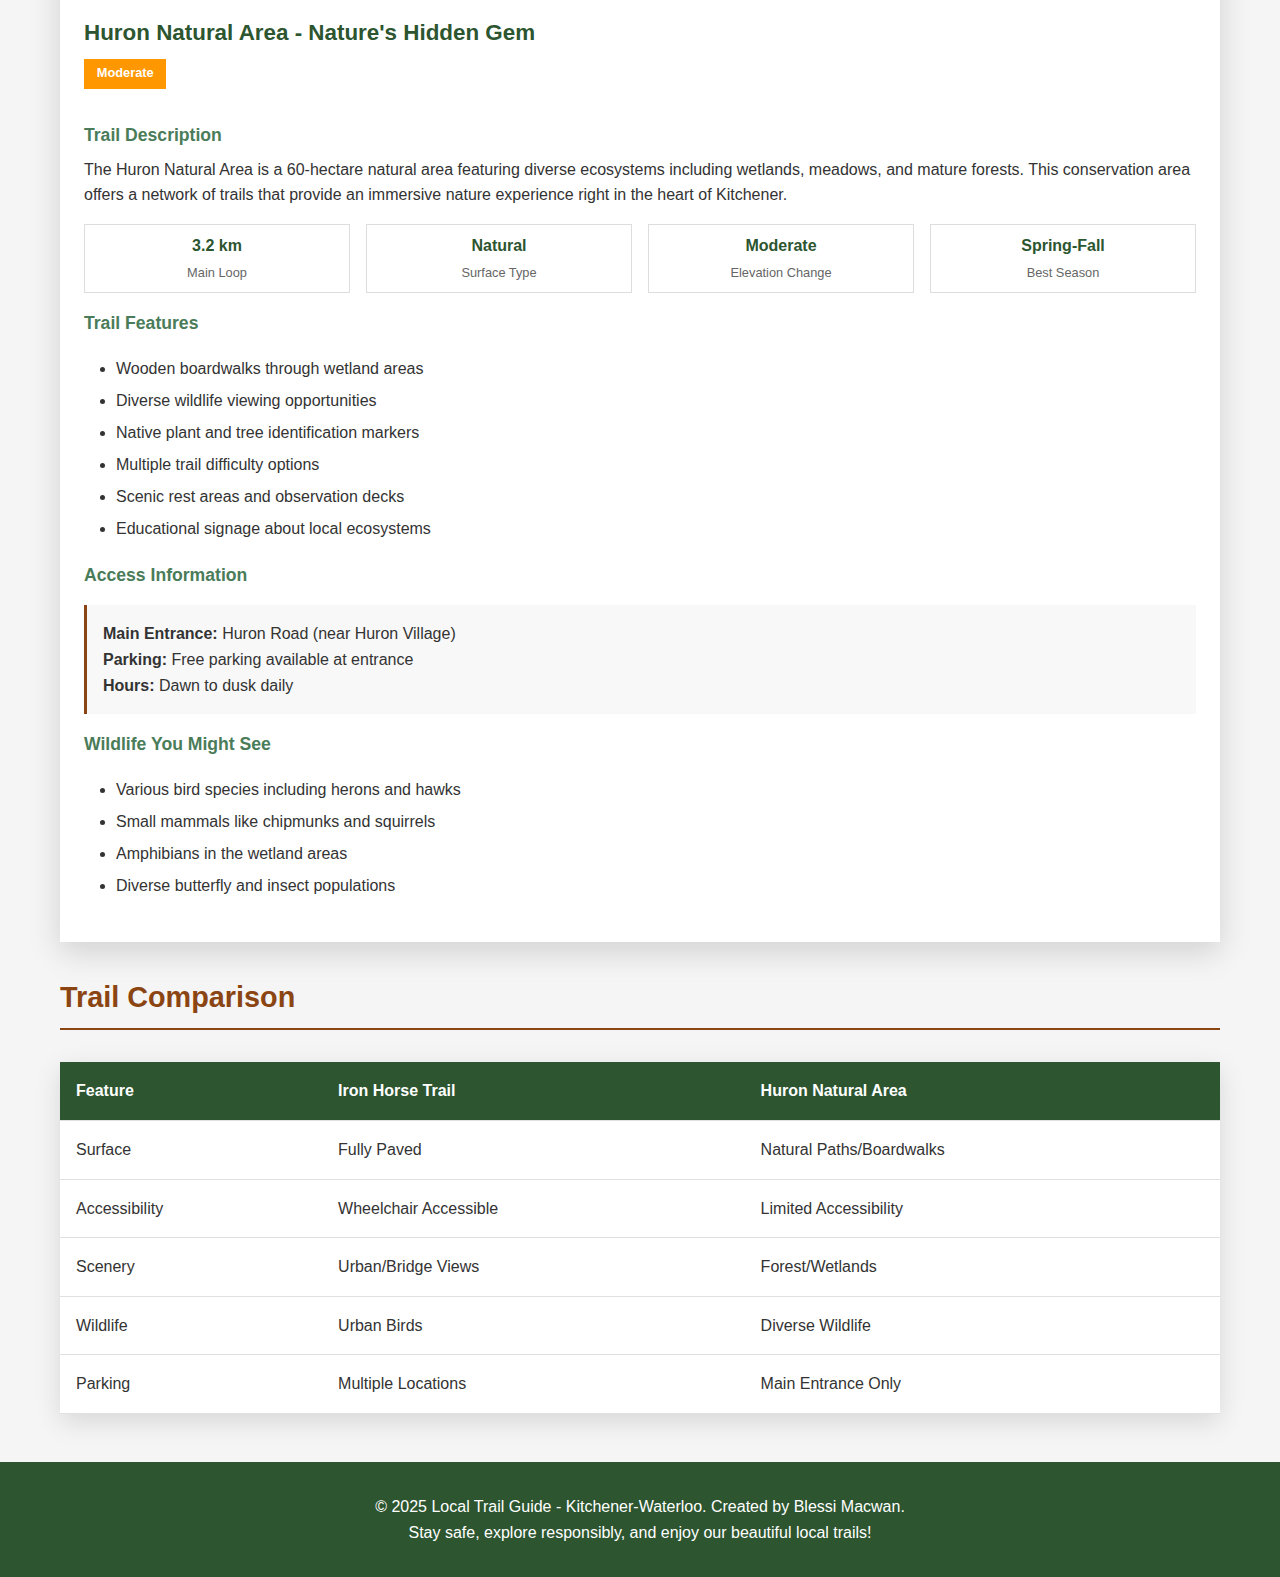
<file: easy-trails.html>
<!DOCTYPE html>
<html lang="en">
<head>
    <meta charset="UTF-8">
    <meta name="viewport" content="width=device-width, initial-scale=1.0">
    <meta name="description" content="Discover easy hiking and walking trails in Kitchener–Waterloo with detailed maps, directions, and accessibility information.">
    <title>Easy Trails - Local Trail Guide</title>
    <link rel="stylesheet" href="styles.css">
</head>
<body>
    <header>
        <div class="container">
            <div class="header-content">
                <a href="index.html" class="logo">LOCAL TRAIL GUIDE</a>
                <nav>
                    <ul>
                        <li><a href="index.html">HOME</a></li>
                        <li><a href="easy-trails.html" class="active">EASY TRAILS</a></li>
                        <li><a href="advanced-trails.html">ADVANCED TRAILS</a></li>
                        <li><a href="trail-maps.html">MAPS & DIRECTIONS</a></li>
                        <li><a href="trail-conditions.html">TRAIL CONDITIONS</a></li>
                        <li><a href="safety-tips.html">SAFETY TIPS</a></li>
                        <li><a href="about.html">ABOUT</a></li>
                    </ul>
                </nav>
            </div>
        </div>
    </header>

    <main class="container">
        <h1>Easy Trails - Beginner Friendly</h1>
        <p>Perfect for families, beginners, or anyone looking for a peaceful outdoor experience. These trails offer beautiful scenery without challenging terrain.</p>

        <div class="trail-card">
            <div class="trail-image">
                <img src="iron-horse-panoramic.jpg" alt="Iron Horse Trail - Full Panoramic View" />
            </div>
            <div class="trail-content">
                <h3 class="trail-title">Iron Horse Trail - Complete Guide</h3>
                <span class="difficulty easy">Easy</span>
                
                <h4>Trail Description</h4>
                <p>The Iron Horse Trail is a multi-use recreational trail that follows the former Canadian National Railway line. This beautifully maintained paved path stretches across Kitchener and Waterloo, offering a safe and accessible route for pedestrians, cyclists, and inline skaters of all ages and abilities.</p>
                
                <div class="trail-stats">
                    <div class="stat">
                        <span class="stat-value">5.5 km</span>
                        <span class="stat-label">Total Length</span>
                    </div>
                    <div class="stat">
                        <span class="stat-value">Paved</span>
                        <span class="stat-label">Surface Type</span>
                    </div>
                    <div class="stat">
                        <span class="stat-value">Minimal</span>
                        <span class="stat-label">Elevation Change</span>
                    </div>
                    <div class="stat">
                        <span class="stat-value">Year Round</span>
                        <span class="stat-label">Accessibility</span>
                    </div>
                </div>

                <h4>Key Features</h4>
                <ul style="margin: 1rem 0; padding-left: 2rem;">
                    <li>Fully paved and wheelchair accessible</li>
                    <li>Beautiful bridge crossings over creeks and roads</li>
                    <li>Connects multiple neighborhoods and parks</li>
                    <li>Well-lit sections for evening use</li>
                    <li>Multiple access points with parking</li>
                    <li>Interpretive signage about local history</li>
                </ul>

                <h4>Access Points</h4>
                <div class="access-info">
                    <strong>North Terminus:</strong> Northfield Drive (Waterloo)<br>
                    <strong>Central Access:</strong> University Avenue, Columbia Street<br>
                    <strong>South Terminus:</strong> Fairway Road (Kitchener)
                </div>

                <h4>What to Bring</h4>
                <ul class="checklist-list">
                    <li>Comfortable walking shoes</li>
                    <li>Water bottle</li>
                    <li>Camera for scenic bridge views</li>
                    <li>Weather-appropriate clothing</li>
                </ul>
            </div>
        </div>

        <div class="trail-card">
            <div class="trail-image">
                <img src="huron-entrance-boardwalk.jpg" alt="Huron Natural Area - Entrance and Boardwalk" />
            </div>
            <div class="trail-content">
                <h3 class="trail-title">Huron Natural Area - Nature's Hidden Gem</h3>
                <span class="difficulty moderate">Moderate</span>
                
                <h4>Trail Description</h4>
                <p>The Huron Natural Area is a 60-hectare natural area featuring diverse ecosystems including wetlands, meadows, and mature forests. This conservation area offers a network of trails that provide an immersive nature experience right in the heart of Kitchener.</p>
                
                <div class="trail-stats">
                    <div class="stat">
                        <span class="stat-value">3.2 km</span>
                        <span class="stat-label">Main Loop</span>
                    </div>
                    <div class="stat">
                        <span class="stat-value">Natural</span>
                        <span class="stat-label">Surface Type</span>
                    </div>
                    <div class="stat">
                        <span class="stat-value">Moderate</span>
                        <span class="stat-label">Elevation Change</span>
                    </div>
                    <div class="stat">
                        <span class="stat-value">Spring-Fall</span>
                        <span class="stat-label">Best Season</span>
                    </div>
                </div>

                <h4>Trail Features</h4>
                <ul class="checklist-list">
                    <li>Wooden boardwalks through wetland areas</li>
                    <li>Diverse wildlife viewing opportunities</li>
                    <li>Native plant and tree identification markers</li>
                    <li>Multiple trail difficulty options</li>
                    <li>Scenic rest areas and observation decks</li>
                    <li>Educational signage about local ecosystems</li>
                </ul>

                <h4>Access Information</h4>
                <div class="access-info-brown">
                    <strong>Main Entrance:</strong> Huron Road (near Huron Village)<br>
                    <strong>Parking:</strong> Free parking available at entrance<br>
                    <strong>Hours:</strong> Dawn to dusk daily
                </div>

                <h4>Wildlife You Might See</h4>
                <ul class="checklist-list">
                    <li>Various bird species including herons and hawks</li>
                    <li>Small mammals like chipmunks and squirrels</li>
                    <li>Amphibians in the wetland areas</li>
                    <li>Diverse butterfly and insect populations</li>
                </ul>
            </div>
        </div>

        <h2>Trail Comparison</h2>
        <div class="table-container">
            <table>
                <thead>
                    <tr>
                        <th>Feature</th>
                        <th>Iron Horse Trail</th>
                        <th>Huron Natural Area</th>
                    </tr>
                </thead>
                <tbody>
                    <tr>
                        <td>Surface</td>
                        <td>Fully Paved</td>
                        <td>Natural Paths/Boardwalks</td>
                    </tr>
                    <tr>
                        <td>Accessibility</td>
                        <td>Wheelchair Accessible</td>
                        <td>Limited Accessibility</td>
                    </tr>
                    <tr>
                        <td>Scenery</td>
                        <td>Urban/Bridge Views</td>
                        <td>Forest/Wetlands</td>
                    </tr>
                    <tr>
                        <td>Wildlife</td>
                        <td>Urban Birds</td>
                        <td>Diverse Wildlife</td>
                    </tr>
                    <tr>
                        <td>Parking</td>
                        <td>Multiple Locations</td>
                        <td>Main Entrance Only</td>
                    </tr>
                </tbody>
            </table>
        </div>
    </main>

    <footer>
        <div class="container">
            <p>&copy; 2025 Local Trail Guide - Kitchener-Waterloo. Created by Blessi Macwan.</p>
            <p>Stay safe, explore responsibly, and enjoy our beautiful local trails!</p>
        </div>
    </footer>
</body>
</html>
</file>
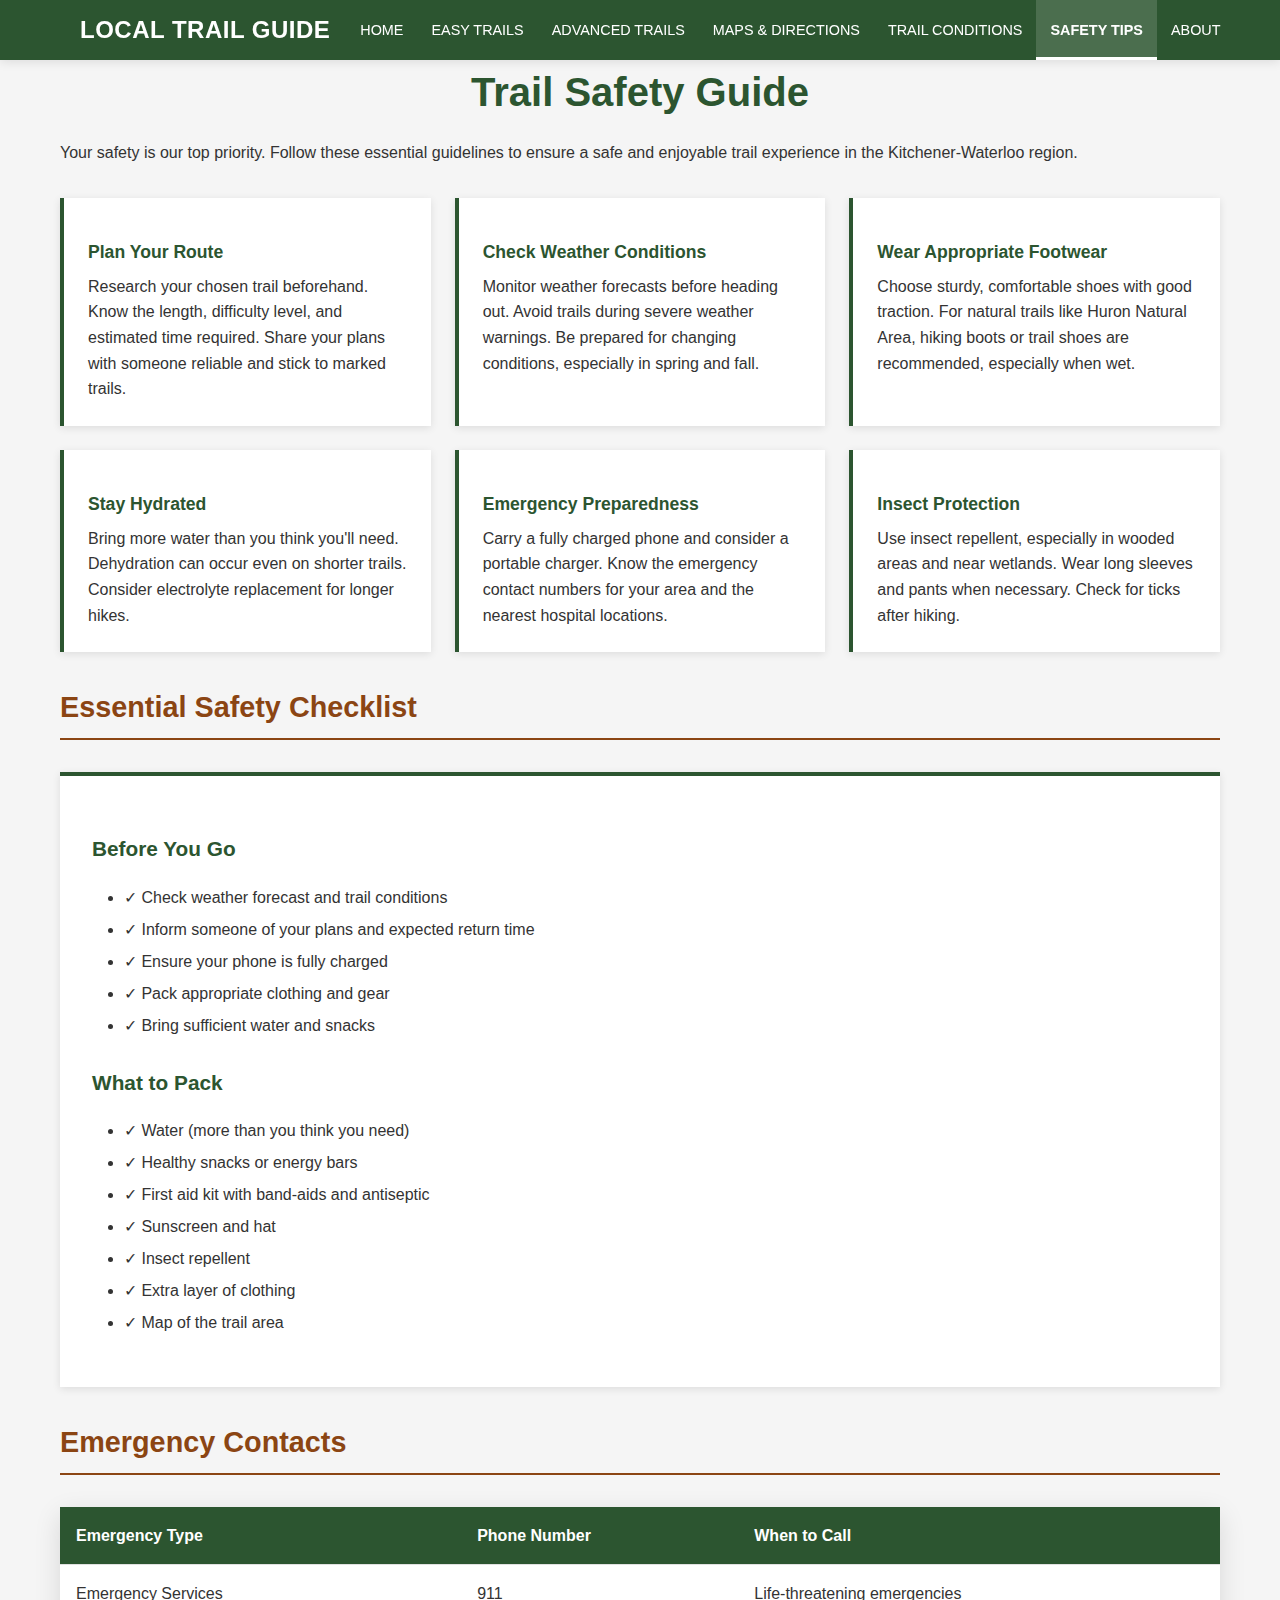
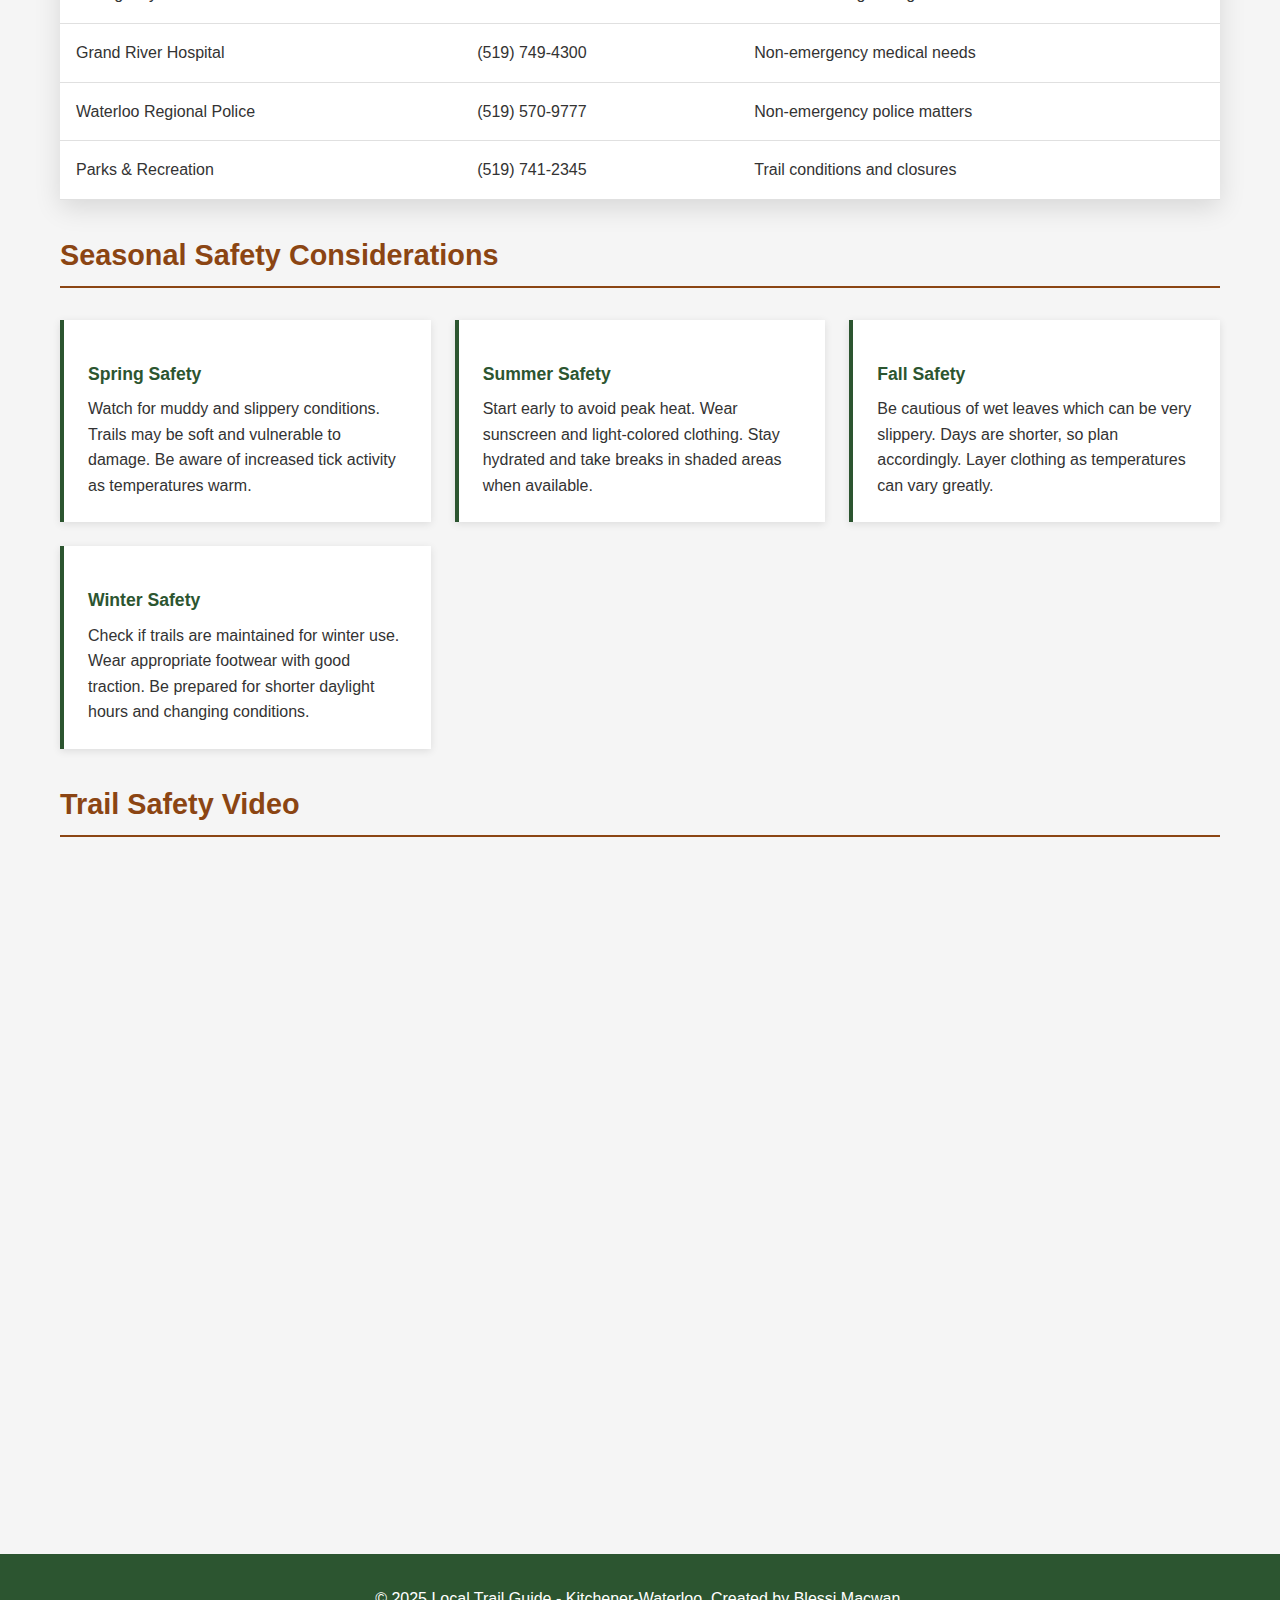
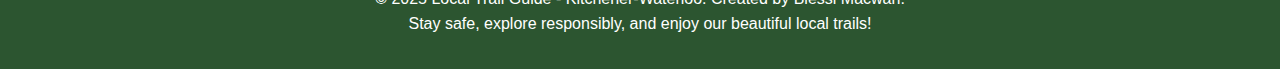
<file: safety-tips.html>
<!DOCTYPE html>
<html lang="en">
<head>
    <meta charset="UTF-8">
    <meta name="viewport" content="width=device-width, initial-scale=1.0">
    <meta name="description" content="Stay safe on the trails with expert hiking tips, gear checklists, and safety guidelines for all seasons.">
    <title>Safety Tips - Local Trail Guide</title>
    <link rel="stylesheet" href="styles.css">
</head>
<body>
    <header>
        <div class="container">
            <div class="header-content">
                <a href="index.html" class="logo">LOCAL TRAIL GUIDE</a>
                <nav>
                    <ul>
                        <li><a href="index.html">HOME</a></li>
                        <li><a href="easy-trails.html">EASY TRAILS</a></li>
                        <li><a href="advanced-trails.html">ADVANCED TRAILS</a></li>
                        <li><a href="trail-maps.html">MAPS & DIRECTIONS</a></li>
                        <li><a href="trail-conditions.html">TRAIL CONDITIONS</a></li>
                        <li><a href="safety-tips.html" class="active">SAFETY TIPS</a></li>
                        <li><a href="about.html">ABOUT</a></li>
                    </ul>
                </nav>
            </div>
        </div>
    </header>

    <main class="container">
        <h1>Trail Safety Guide</h1>
        <p>Your safety is our top priority. Follow these essential guidelines to ensure a safe and enjoyable trail experience in the Kitchener-Waterloo region.</p>

        <div class="safety-grid">
            <div class="safety-tip">
                <h4>Plan Your Route</h4>
                <p>Research your chosen trail beforehand. Know the length, difficulty level, and estimated time required. Share your plans with someone reliable and stick to marked trails.</p>
            </div>

            <div class="safety-tip">
                <h4>Check Weather Conditions</h4>
                <p>Monitor weather forecasts before heading out. Avoid trails during severe weather warnings. Be prepared for changing conditions, especially in spring and fall.</p>
            </div>

            <div class="safety-tip">
                <h4>Wear Appropriate Footwear</h4>
                <p>Choose sturdy, comfortable shoes with good traction. For natural trails like Huron Natural Area, hiking boots or trail shoes are recommended, especially when wet.</p>
            </div>

            <div class="safety-tip">
                <h4>Stay Hydrated</h4>
                <p>Bring more water than you think you'll need. Dehydration can occur even on shorter trails. Consider electrolyte replacement for longer hikes.</p>
            </div>

            <div class="safety-tip">
                <h4>Emergency Preparedness</h4>
                <p>Carry a fully charged phone and consider a portable charger. Know the emergency contact numbers for your area and the nearest hospital locations.</p>
            </div>

            <div class="safety-tip">
                <h4>Insect Protection</h4>
                <p>Use insect repellent, especially in wooded areas and near wetlands. Wear long sleeves and pants when necessary. Check for ticks after hiking.</p>
            </div>
        </div>

        <h2>Essential Safety Checklist</h2>
        <div style="background: white; padding: 2rem; box-shadow: 0 2px 8px rgba(0,0,0,0.1); margin: 2rem 0; border-top: 4px solid #2c5530;">
            <h3>Before You Go</h3>
            <ul style="margin: 1rem 0; padding-left: 2rem; line-height: 2;">
                <li>✓ Check weather forecast and trail conditions</li>
                <li>✓ Inform someone of your plans and expected return time</li>
                <li>✓ Ensure your phone is fully charged</li>
                <li>✓ Pack appropriate clothing and gear</li>
                <li>✓ Bring sufficient water and snacks</li>
            </ul>

            <h3>What to Pack</h3>
            <ul style="margin: 1rem 0; padding-left: 2rem; line-height: 2;">
                <li>✓ Water (more than you think you need)</li>
                <li>✓ Healthy snacks or energy bars</li>
                <li>✓ First aid kit with band-aids and antiseptic</li>
                <li>✓ Sunscreen and hat</li>
                <li>✓ Insect repellent</li>
                <li>✓ Extra layer of clothing</li>
                <li>✓ Map of the trail area</li>
            </ul>
        </div>

        <h2>Emergency Contacts</h2>
        <div class="table-container">
            <table>
                <thead>
                    <tr>
                        <th>Emergency Type</th>
                        <th>Phone Number</th>
                        <th>When to Call</th>
                    </tr>
                </thead>
                <tbody>
                    <tr>
                        <td>Emergency Services</td>
                        <td>911</td>
                        <td>Life-threatening emergencies</td>
                    </tr>
                    <tr>
                        <td>Grand River Hospital</td>
                        <td>(519) 749-4300</td>
                        <td>Non-emergency medical needs</td>
                    </tr>
                    <tr>
                        <td>Waterloo Regional Police</td>
                        <td>(519) 570-9777</td>
                        <td>Non-emergency police matters</td>
                    </tr>
                    <tr>
                        <td>Parks & Recreation</td>
                        <td>(519) 741-2345</td>
                        <td>Trail conditions and closures</td>
                    </tr>
                </tbody>
            </table>
        </div>

        <h2>Seasonal Safety Considerations</h2>
        <div class="safety-grid">
            <div class="safety-tip">
                <h4>Spring Safety</h4>
                <p>Watch for muddy and slippery conditions. Trails may be soft and vulnerable to damage. Be aware of increased tick activity as temperatures warm.</p>
            </div>

            <div class="safety-tip">
                <h4>Summer Safety</h4>
                <p>Start early to avoid peak heat. Wear sunscreen and light-colored clothing. Stay hydrated and take breaks in shaded areas when available.</p>
            </div>

            <div class="safety-tip">
                <h4>Fall Safety</h4>
                <p>Be cautious of wet leaves which can be very slippery. Days are shorter, so plan accordingly. Layer clothing as temperatures can vary greatly.</p>
            </div>

            <div class="safety-tip">
                <h4>Winter Safety</h4>
                <p>Check if trails are maintained for winter use. Wear appropriate footwear with good traction. Be prepared for shorter daylight hours and changing conditions.</p>
            </div>
        </div>

        <h2>Trail Safety Video</h2>
        <div class="video-wrap">
            <iframe src="https://www.youtube.com/embed/PDJJaPxCbxg" title="Trail Safety Video" frameborder="0"
                allow="accelerometer; autoplay; clipboard-write; encrypted-media; gyroscope; picture-in-picture"
                allowfullscreen>
            </iframe>
        </div>
    </main>

    <footer>
        <div class="container">
            <p>&copy; 2025 Local Trail Guide - Kitchener-Waterloo. Created by Blessi Macwan.</p>
            <p>Stay safe, explore responsibly, and enjoy our beautiful local trails!</p>
        </div>
    </footer>
</body>
</html>
</file>
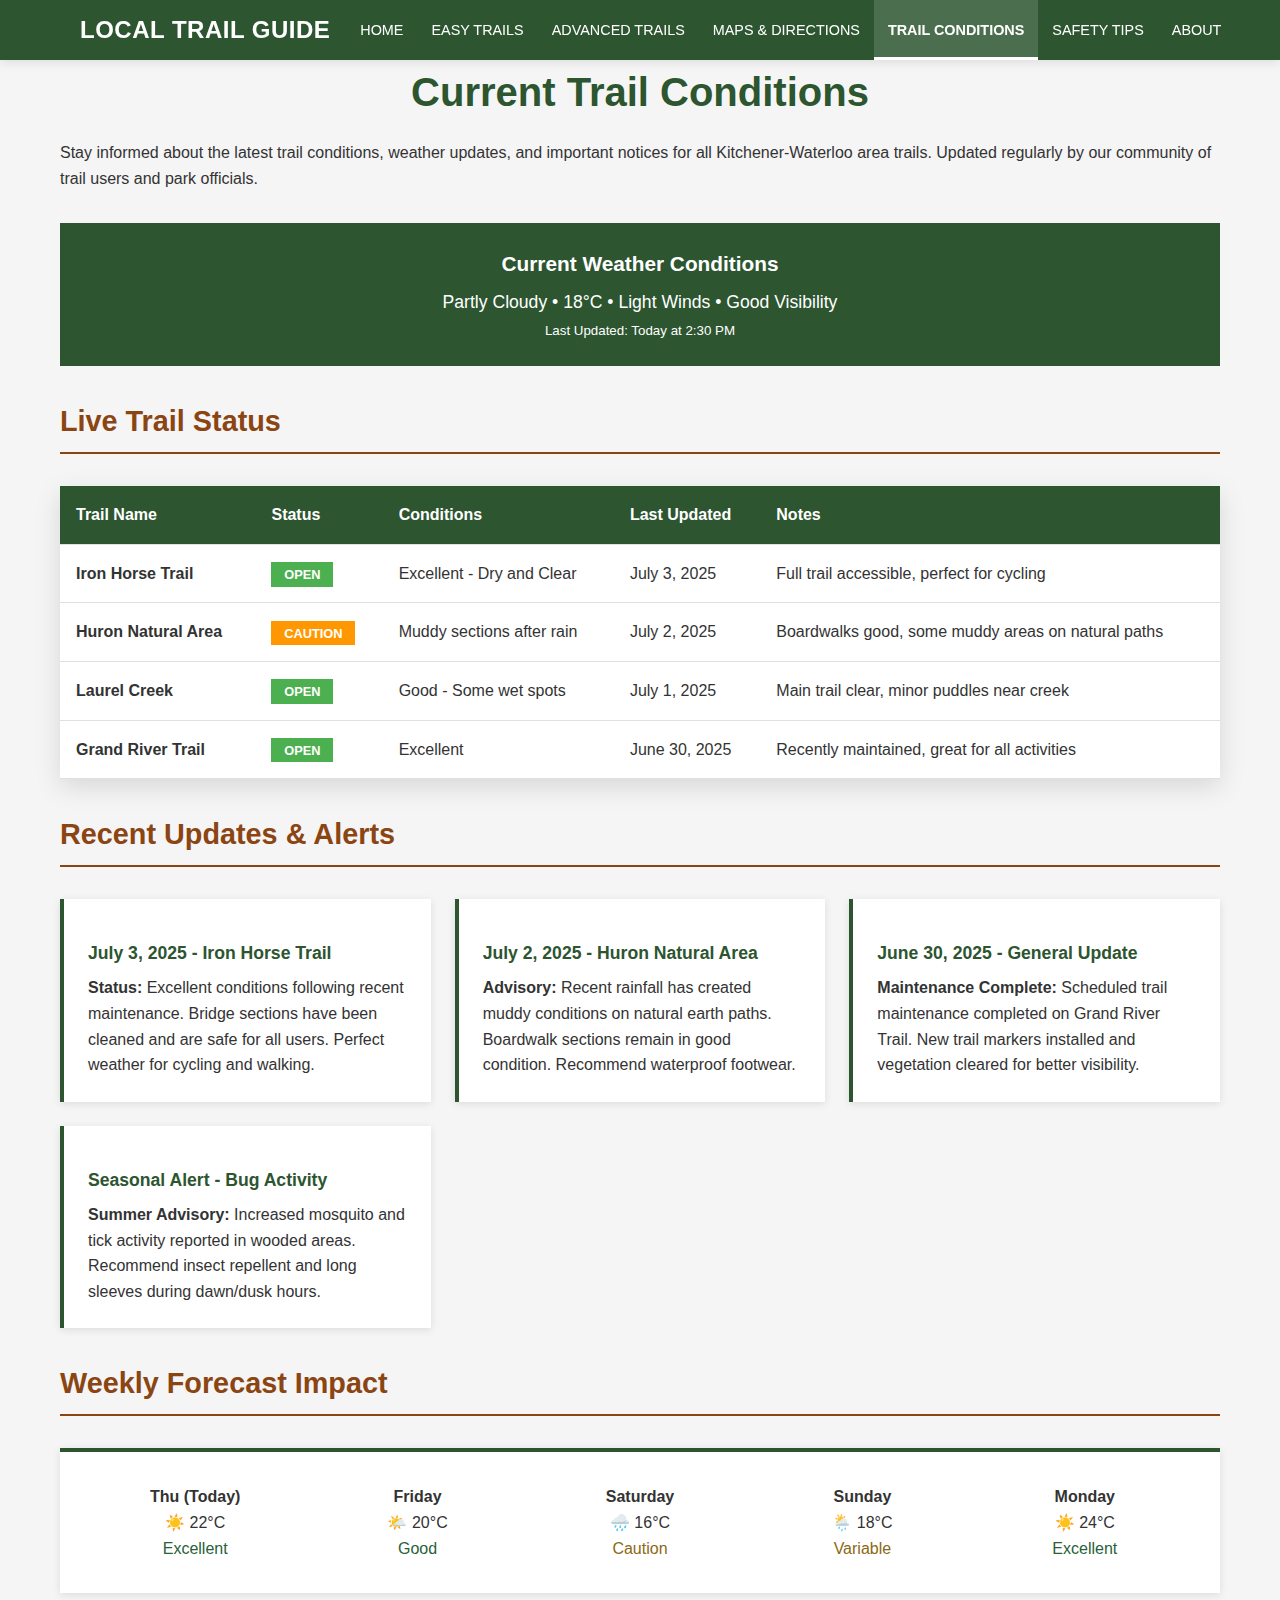
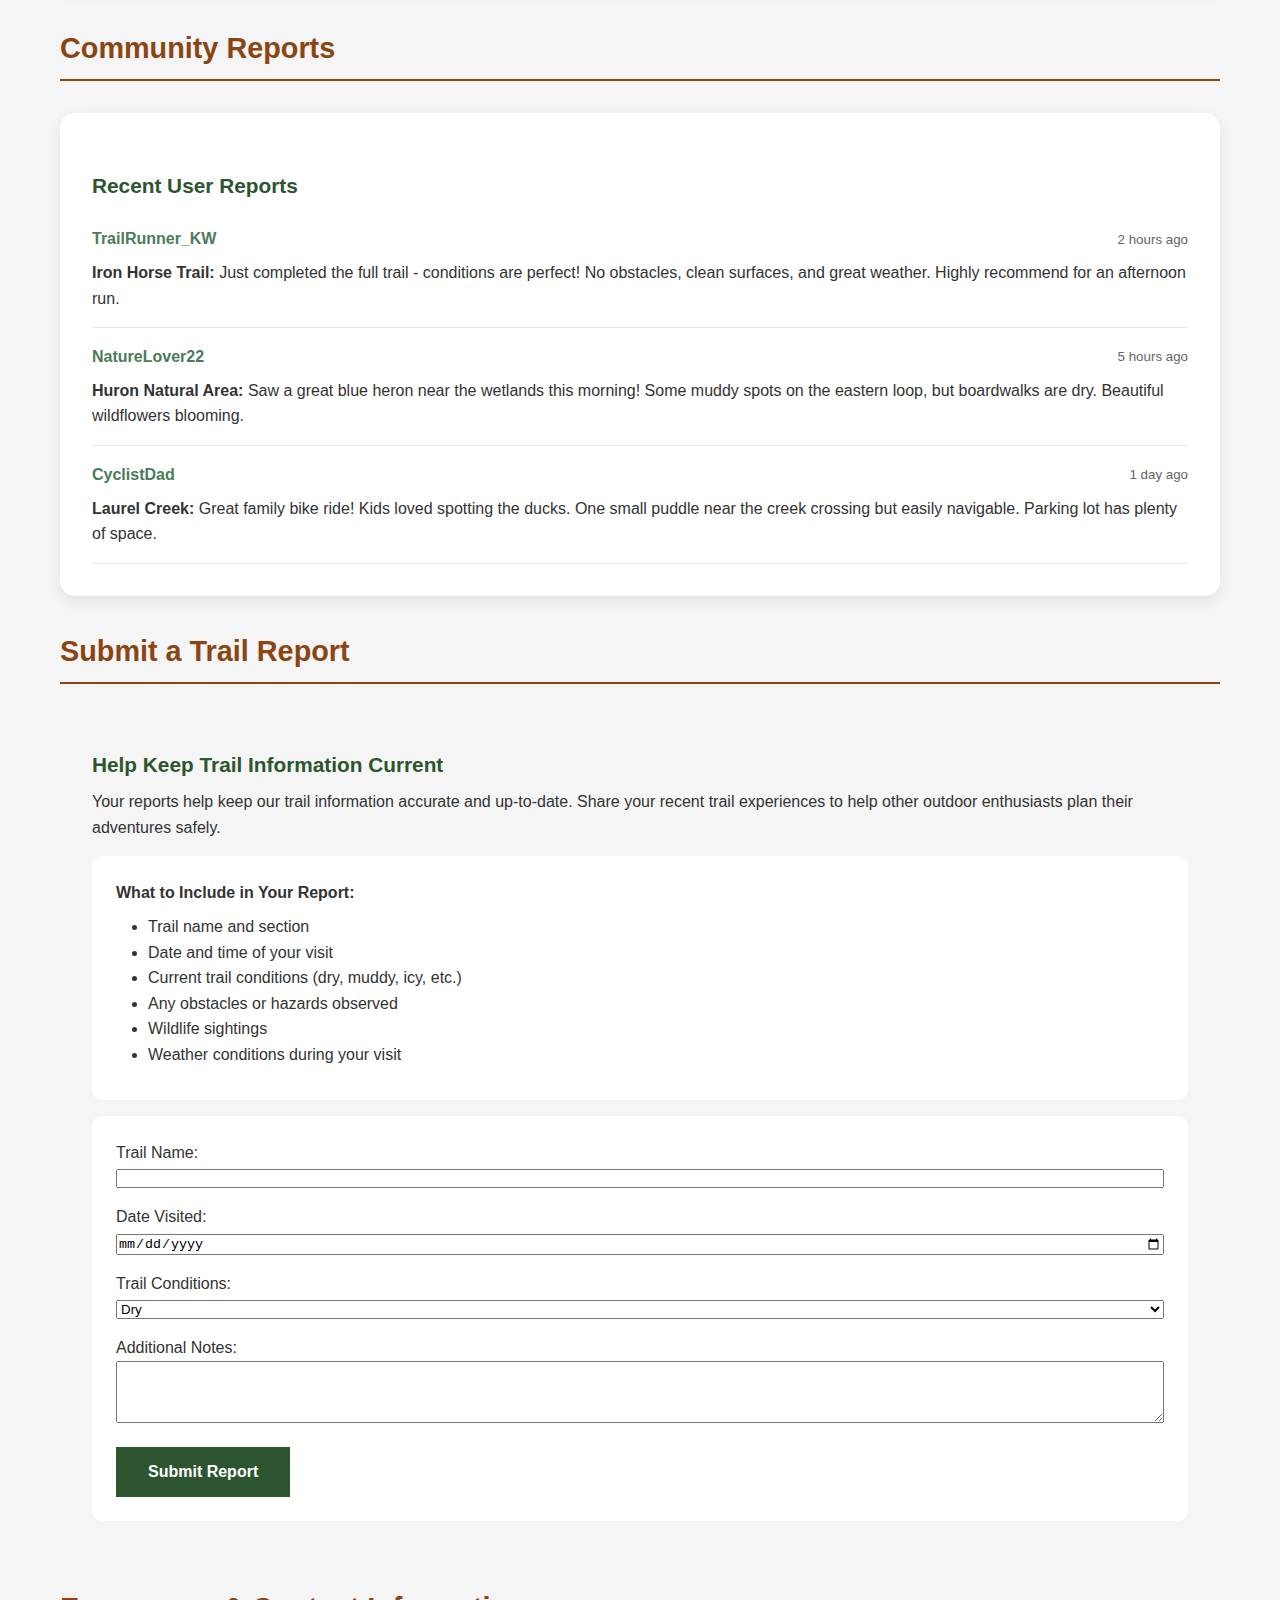
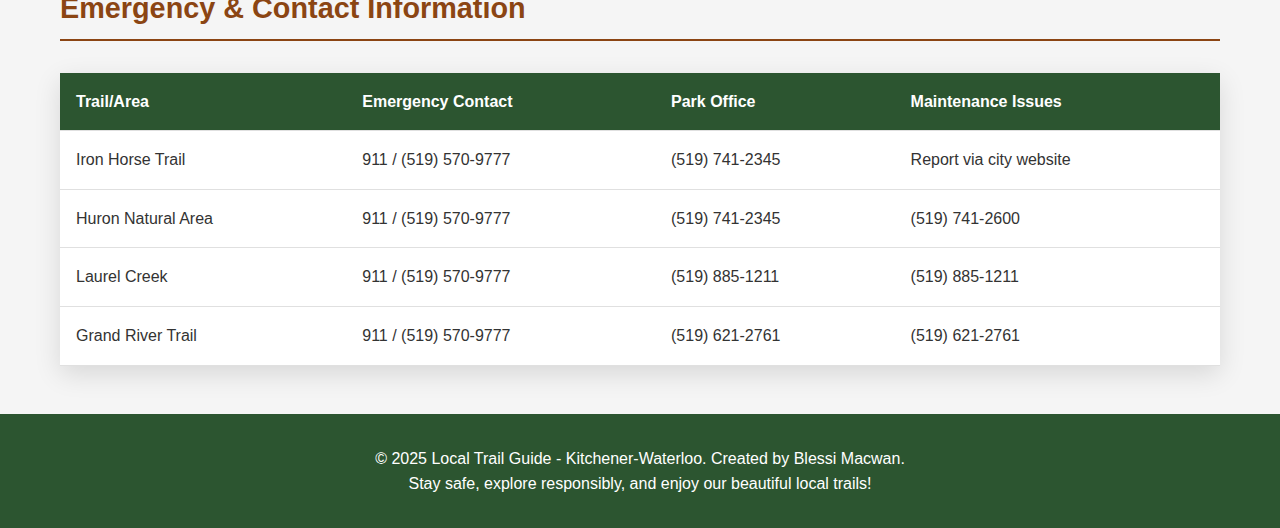
<file: trail-conditions.html>
<!DOCTYPE html>
<html lang="en">
<head>
    <meta charset="UTF-8">
    <meta name="viewport" content="width=device-width, initial-scale=1.0">
    <meta name="description" content="Check real-time trail conditions for Kitchener–Waterloo, including reports on surface, weather, and seasonal access.">
    <title>Trail Conditions - Local Trail Guide</title>
    <link rel="stylesheet" href="styles.css">
</head>
<body>
    <header>
        <div class="container">
            <div class="header-content">
                <a href="index.html" class="logo">LOCAL TRAIL GUIDE</a>
                <nav>
                    <ul>
                        <li><a href="index.html">HOME</a></li>
                        <li><a href="easy-trails.html">EASY TRAILS</a></li>
                        <li><a href="advanced-trails.html">ADVANCED TRAILS</a></li>
                        <li><a href="trail-maps.html">MAPS & DIRECTIONS</a></li>
                        <li><a href="trail-conditions.html" class="active">TRAIL CONDITIONS</a></li>
                        <li><a href="safety-tips.html">SAFETY TIPS</a></li>
                        <li><a href="about.html">ABOUT</a></li>
                    </ul>
                </nav>
            </div>
        </div>
    </header>

    <main class="container">
        <h1>Current Trail Conditions</h1>
        <p>Stay informed about the latest trail conditions, weather updates, and important notices for all Kitchener-Waterloo area trails. Updated regularly by our community of trail users and park officials.</p>

        <div class="weather-box">
            <h3>Current Weather Conditions</h3>
            <p style="margin: 0; font-size: 1.1rem;">Partly Cloudy • 18°C • Light Winds • Good Visibility</p>
            <small>Last Updated: Today at 2:30 PM</small>
        </div>

        <h2>Live Trail Status</h2>
        <div class="table-container">
            <table>
                <thead>
                    <tr>
                        <th>Trail Name</th>
                        <th>Status</th>
                        <th>Conditions</th>
                        <th>Last Updated</th>
                        <th>Notes</th>
                    </tr>
                </thead>
                <tbody>
                    <tr>
                        <td><strong>Iron Horse Trail</strong></td>
                        <td><span class="status-badge status-open">OPEN</span></td>
                        <td>Excellent - Dry and Clear</td>
                        <td>July 3, 2025</td>
                        <td>Full trail accessible, perfect for cycling</td>
                    </tr>
                    <tr>
                        <td><strong>Huron Natural Area</strong></td>
                        <td><span class="status-badge status-caution">CAUTION</span></td>
                        <td>Muddy sections after rain</td>
                        <td>July 2, 2025</td>
                        <td>Boardwalks good, some muddy areas on natural paths</td>
                    </tr>
                    <tr>
                        <td><strong>Laurel Creek</strong></td>
                        <td><span class="status-badge status-open">OPEN</span></td>
                        <td>Good - Some wet spots</td>
                        <td>July 1, 2025</td>
                        <td>Main trail clear, minor puddles near creek</td>
                    </tr>
                    <tr>
                        <td><strong>Grand River Trail</strong></td>
                        <td><span class="status-badge status-open">OPEN</span></td>
                        <td>Excellent</td>
                        <td>June 30, 2025</td>
                        <td>Recently maintained, great for all activities</td>
                    </tr>
                </tbody>
            </table>
        </div>

        <h2>Recent Updates & Alerts</h2>
        <div class="safety-grid">
            <div class="safety-tip">
                <h4>July 3, 2025 - Iron Horse Trail</h4>
                <p><strong>Status:</strong> Excellent conditions following recent maintenance. Bridge sections have been cleaned and are safe for all users. Perfect weather for cycling and walking.</p>
            </div>

            <div class="safety-tip">
                <h4>July 2, 2025 - Huron Natural Area</h4>
                <p><strong>Advisory:</strong> Recent rainfall has created muddy conditions on natural earth paths. Boardwalk sections remain in good condition. Recommend waterproof footwear.</p>
            </div>

            <div class="safety-tip">
                <h4>June 30, 2025 - General Update</h4>
                <p><strong>Maintenance Complete:</strong> Scheduled trail maintenance completed on Grand River Trail. New trail markers installed and vegetation cleared for better visibility.</p>
            </div>

            <div class="safety-tip">
                <h4>Seasonal Alert - Bug Activity</h4>
                <p><strong>Summer Advisory:</strong> Increased mosquito and tick activity reported in wooded areas. Recommend insect repellent and long sleeves during dawn/dusk hours.</p>
            </div>
        </div>

        <h2>Weekly Forecast Impact</h2>
        <div class="forecast-container">
            <div class="forecast-grid">
                <div>
                    <strong>Thu (Today)</strong><br>
                    ☀️ 22°C<br>
                    <span style="color: #2a5f3a;">Excellent</span>
                </div>
                <div>
                    <strong>Friday</strong><br>
                    🌤️ 20°C<br>
                    <span style="color: #2a5f3a;">Good</span>
                </div>
                <div>
                    <strong>Saturday</strong><br>
                    🌧️ 16°C<br>
                    <span style="color: #8a6914;">Caution</span>
                </div>
                <div>
                    <strong>Sunday</strong><br>
                    🌦️ 18°C<br>
                    <span style="color: #8a6914;">Variable</span>
                </div>
                <div>
                    <strong>Monday</strong><br>
                    ☀️ 24°C<br>
                    <span style="color: #2a5f3a;">Excellent</span>
                </div>
            </div>
        </div>

        <h2>Community Reports</h2>
        <div style="background: white; padding: 2rem; border-radius: 15px; box-shadow: 0 5px 15px rgba(0,0,0,0.08); margin: 2rem 0;">
            <h3>Recent User Reports</h3>
            
            <div style="border-bottom: 1px solid #e0f0e0; padding: 1rem 0;">
                <div style="display: flex; justify-content: space-between; align-items: center; margin-bottom: 0.5rem;">
                    <strong style="color: #4a7c59;">TrailRunner_KW</strong>
                    <small style="color: #666;">2 hours ago</small>
                </div>
                <p style="margin: 0;"><strong>Iron Horse Trail:</strong> Just completed the full trail - conditions are perfect! No obstacles, clean surfaces, and great weather. Highly recommend for an afternoon run.</p>
            </div>

            <div style="border-bottom: 1px solid #e0f0e0; padding: 1rem 0;">
                <div style="display: flex; justify-content: space-between; align-items: center; margin-bottom: 0.5rem;">
                    <strong style="color: #4a7c59;">NatureLover22</strong>
                    <small style="color: #666;">5 hours ago</small>
                </div>
                <p style="margin: 0;"><strong>Huron Natural Area:</strong> Saw a great blue heron near the wetlands this morning! Some muddy spots on the eastern loop, but boardwalks are dry. Beautiful wildflowers blooming.</p>
            </div>

            <div style="border-bottom: 1px solid #e0f0e0; padding: 1rem 0;">
                <div style="display: flex; justify-content: space-between; align-items: center; margin-bottom: 0.5rem;">
                    <strong style="color: #4a7c59;">CyclistDad</strong>
                    <small style="color: #666;">1 day ago</small>
                </div>
                <p style="margin: 0;"><strong>Laurel Creek:</strong> Great family bike ride! Kids loved spotting the ducks. One small puddle near the creek crossing but easily navigable. Parking lot has plenty of space.</p>
            </div>
        </div>

        <h2>Submit a Trail Report</h2>
        <div style="background: #f5f5f5; padding: 2rem; margin: 2rem 0;">
            <h3 style="color: #2c5530; margin-top: 0;">Help Keep Trail Information Current</h3>
            <p>Your reports help keep our trail information accurate and up-to-date. Share your recent trail experiences to help other outdoor enthusiasts plan their adventures safely.</p>
            
            <div style="background: white; padding: 1.5rem; border-radius: 10px; margin: 1rem 0;">
                <strong>What to Include in Your Report:</strong>
                <ul style="margin: 0.5rem 0; padding-left: 2rem;">
                    <li>Trail name and section</li>
                    <li>Date and time of your visit</li>
                    <li>Current trail conditions (dry, muddy, icy, etc.)</li>
                    <li>Any obstacles or hazards observed</li>
                    <li>Wildlife sightings</li>
                    <li>Weather conditions during your visit</li>
                </ul>
            </div>

            <form action="mailto:info@localtrailguide.ca" method="post" enctype="text/plain"
                style="background: white; padding: 1.5rem; border-radius: 10px;">
                <label for="trailName">Trail Name:</label><br>
                <input type="text" id="trailName" name="trailName" required style="width: 100%; margin-bottom: 1rem;">
            
                <label for="visitDate">Date Visited:</label><br>
                <input type="date" id="visitDate" name="visitDate" required style="width: 100%; margin-bottom: 1rem;">
            
                <label for="conditions">Trail Conditions:</label><br>
                <select id="conditions" name="conditions" style="width: 100%; margin-bottom: 1rem;">
                    <option value="dry">Dry</option>
                    <option value="muddy">Muddy</option>
                    <option value="icy">Icy</option>
                    <option value="snowy">Snowy</option>
                    <option value="closed">Closed</option>
                </select>
            
                <label for="notes">Additional Notes:</label><br>
                <textarea id="notes" name="notes" rows="4" style="width: 100%; margin-bottom: 1rem;"></textarea>
            
                <button type="submit" class="btn btn-primary">Submit Report</button>
            </form>
        </div>

        <h2>Emergency & Contact Information</h2>
        <div class="table-container">
            <table>
                <thead>
                    <tr>
                        <th>Trail/Area</th>
                        <th>Emergency Contact</th>
                        <th>Park Office</th>
                        <th>Maintenance Issues</th>
                    </tr>
                </thead>
                <tbody>
                    <tr>
                        <td>Iron Horse Trail</td>
                        <td>911 / (519) 570-9777</td>
                        <td>(519) 741-2345</td>
                        <td>Report via city website</td>
                    </tr>
                    <tr>
                        <td>Huron Natural Area</td>
                        <td>911 / (519) 570-9777</td>
                        <td>(519) 741-2345</td>
                        <td>(519) 741-2600</td>
                    </tr>
                    <tr>
                        <td>Laurel Creek</td>
                        <td>911 / (519) 570-9777</td>
                        <td>(519) 885-1211</td>
                        <td>(519) 885-1211</td>
                    </tr>
                    <tr>
                        <td>Grand River Trail</td>
                        <td>911 / (519) 570-9777</td>
                        <td>(519) 621-2761</td>
                        <td>(519) 621-2761</td>
                    </tr>
                </tbody>
            </table>
        </div>
    </main>

    <footer>
        <div class="container">
            <p>&copy; 2025 Local Trail Guide - Kitchener-Waterloo. Created by Blessi Macwan.</p>
            <p>Stay safe, explore responsibly, and enjoy our beautiful local trails!</p>
        </div>
    </footer>
</body>
</html>
</file>
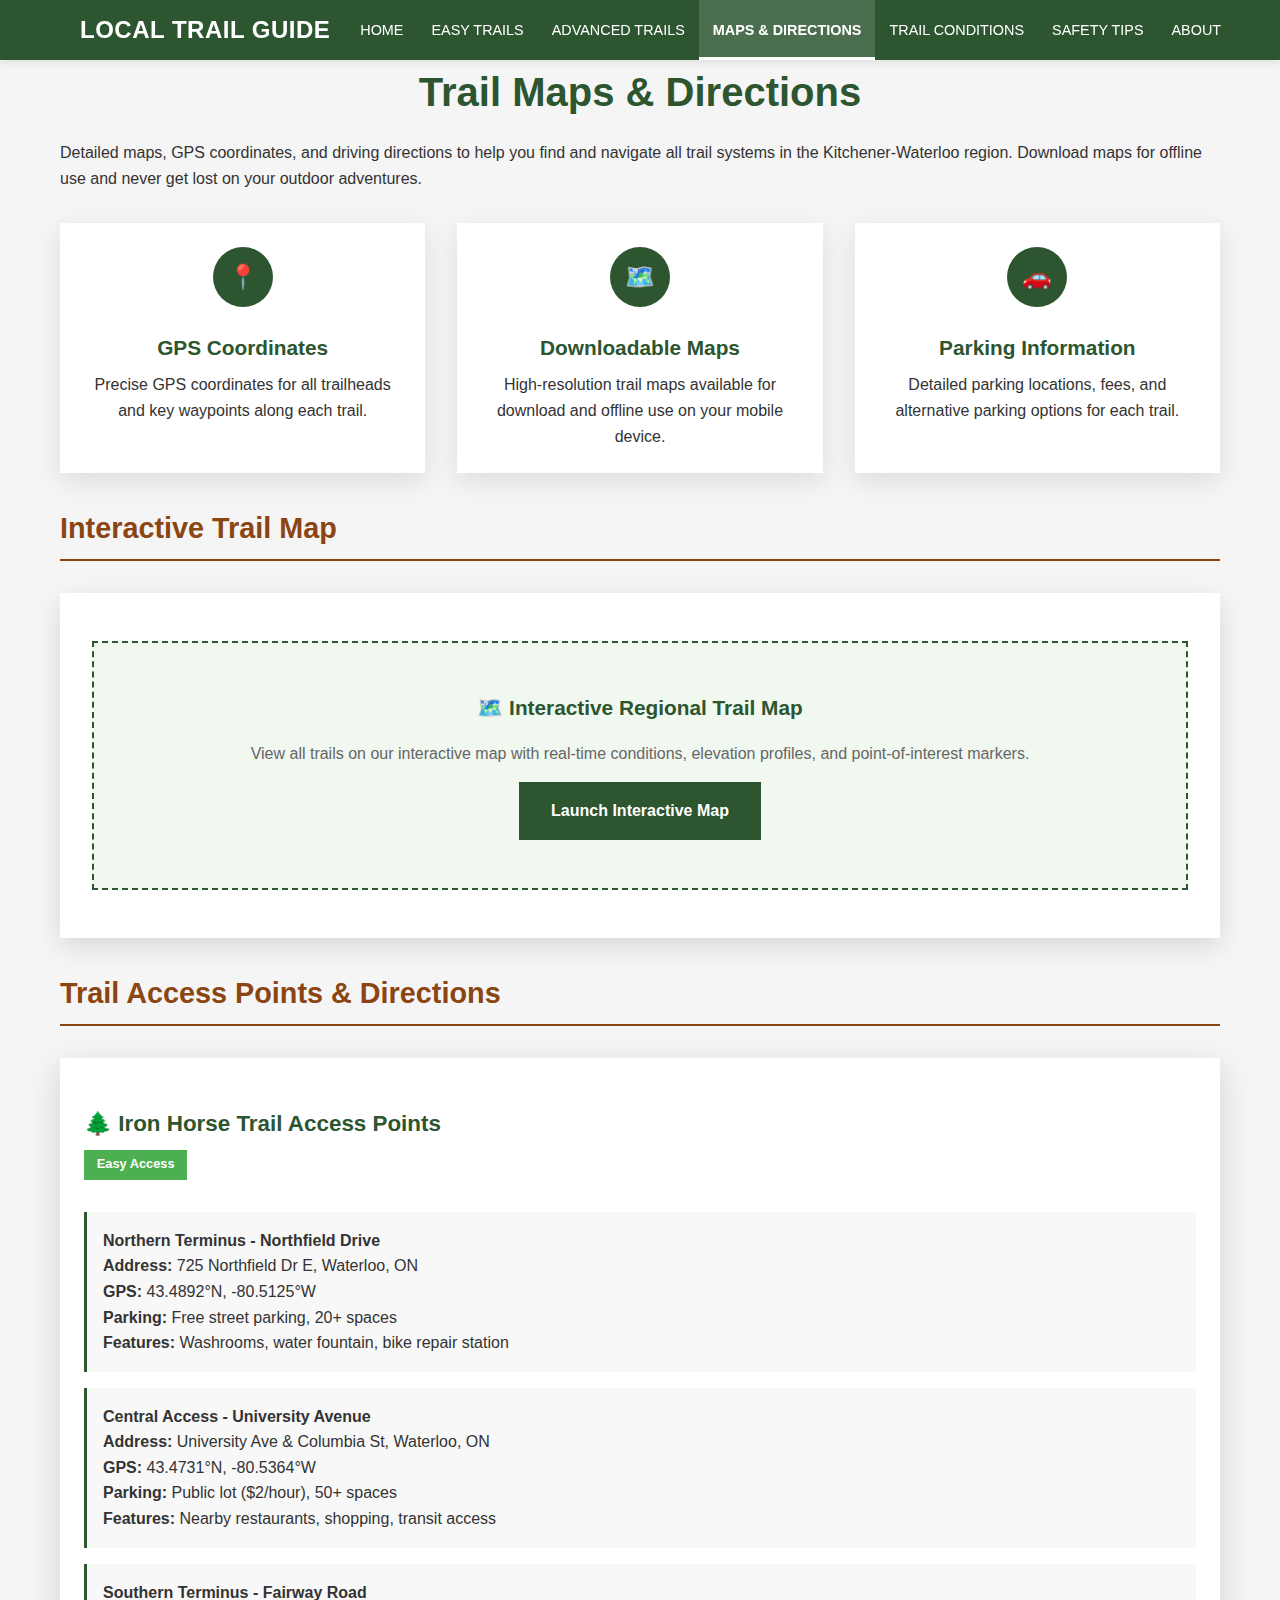
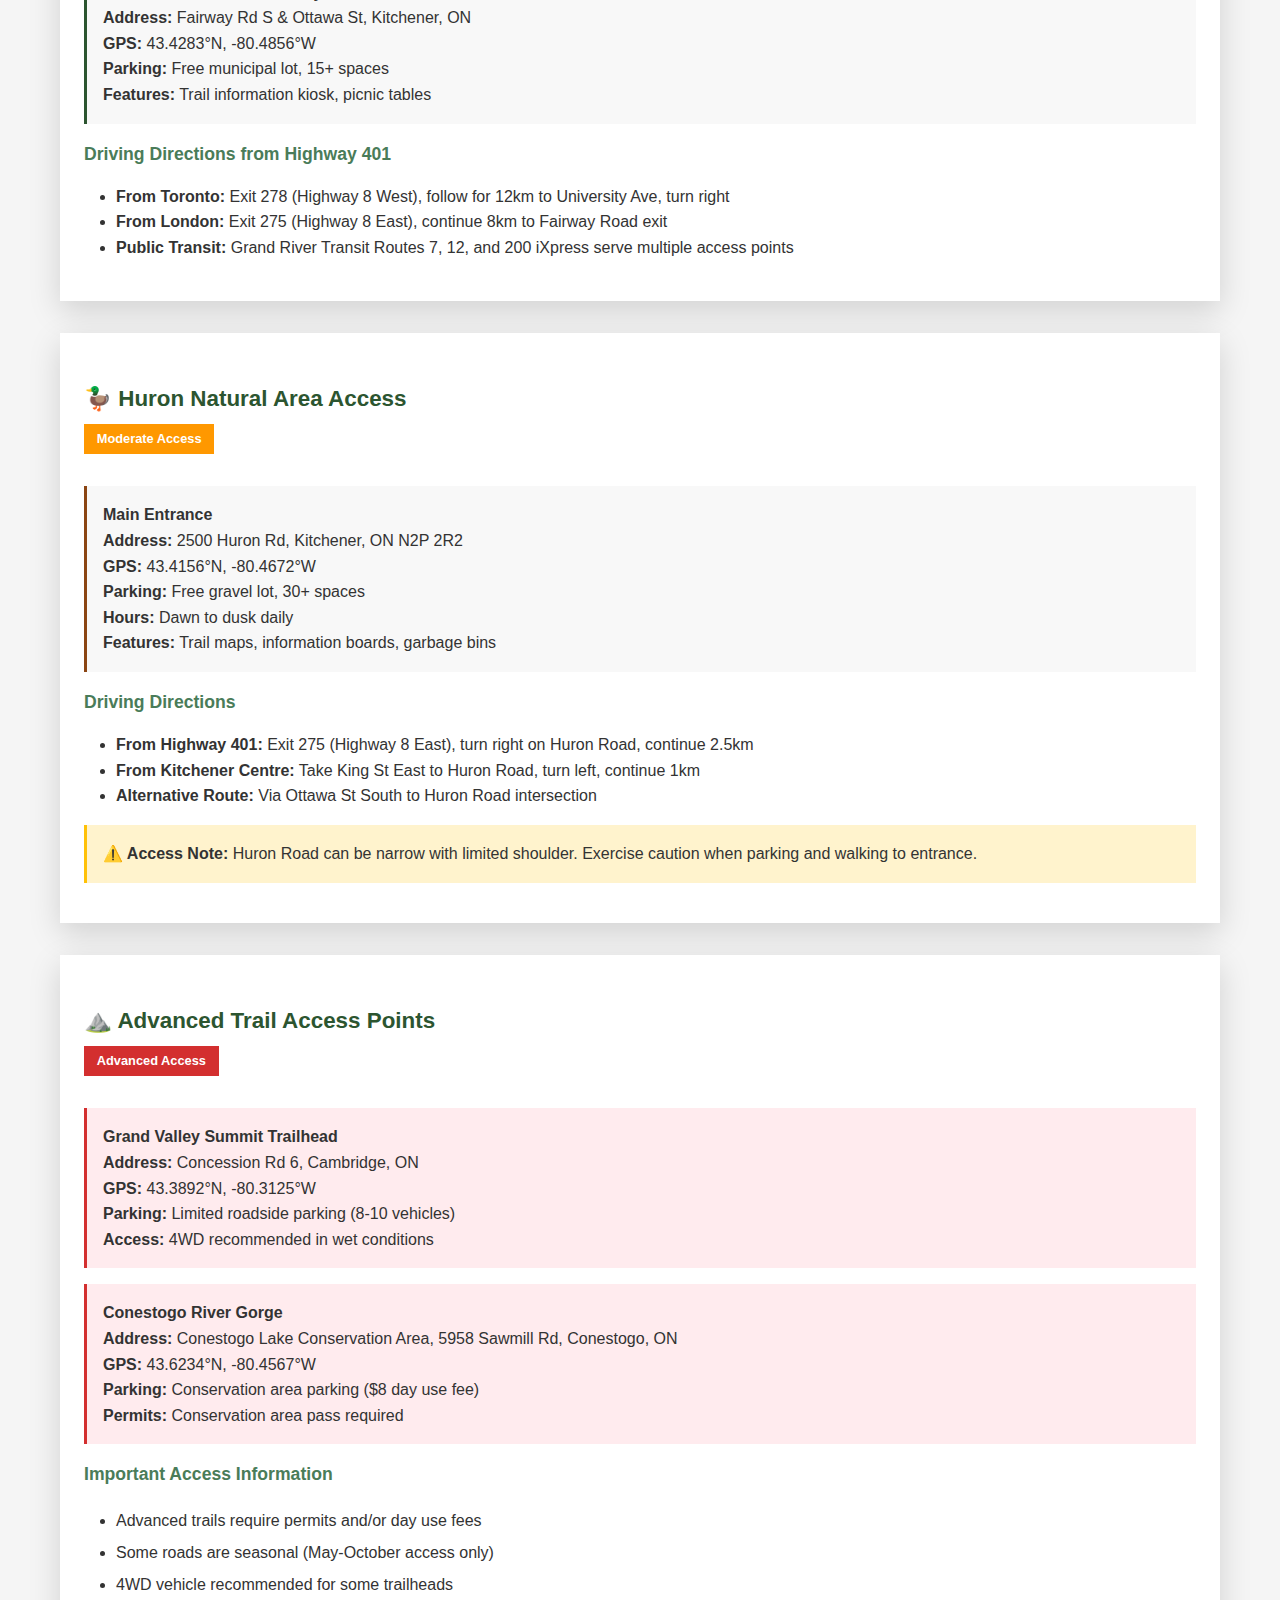
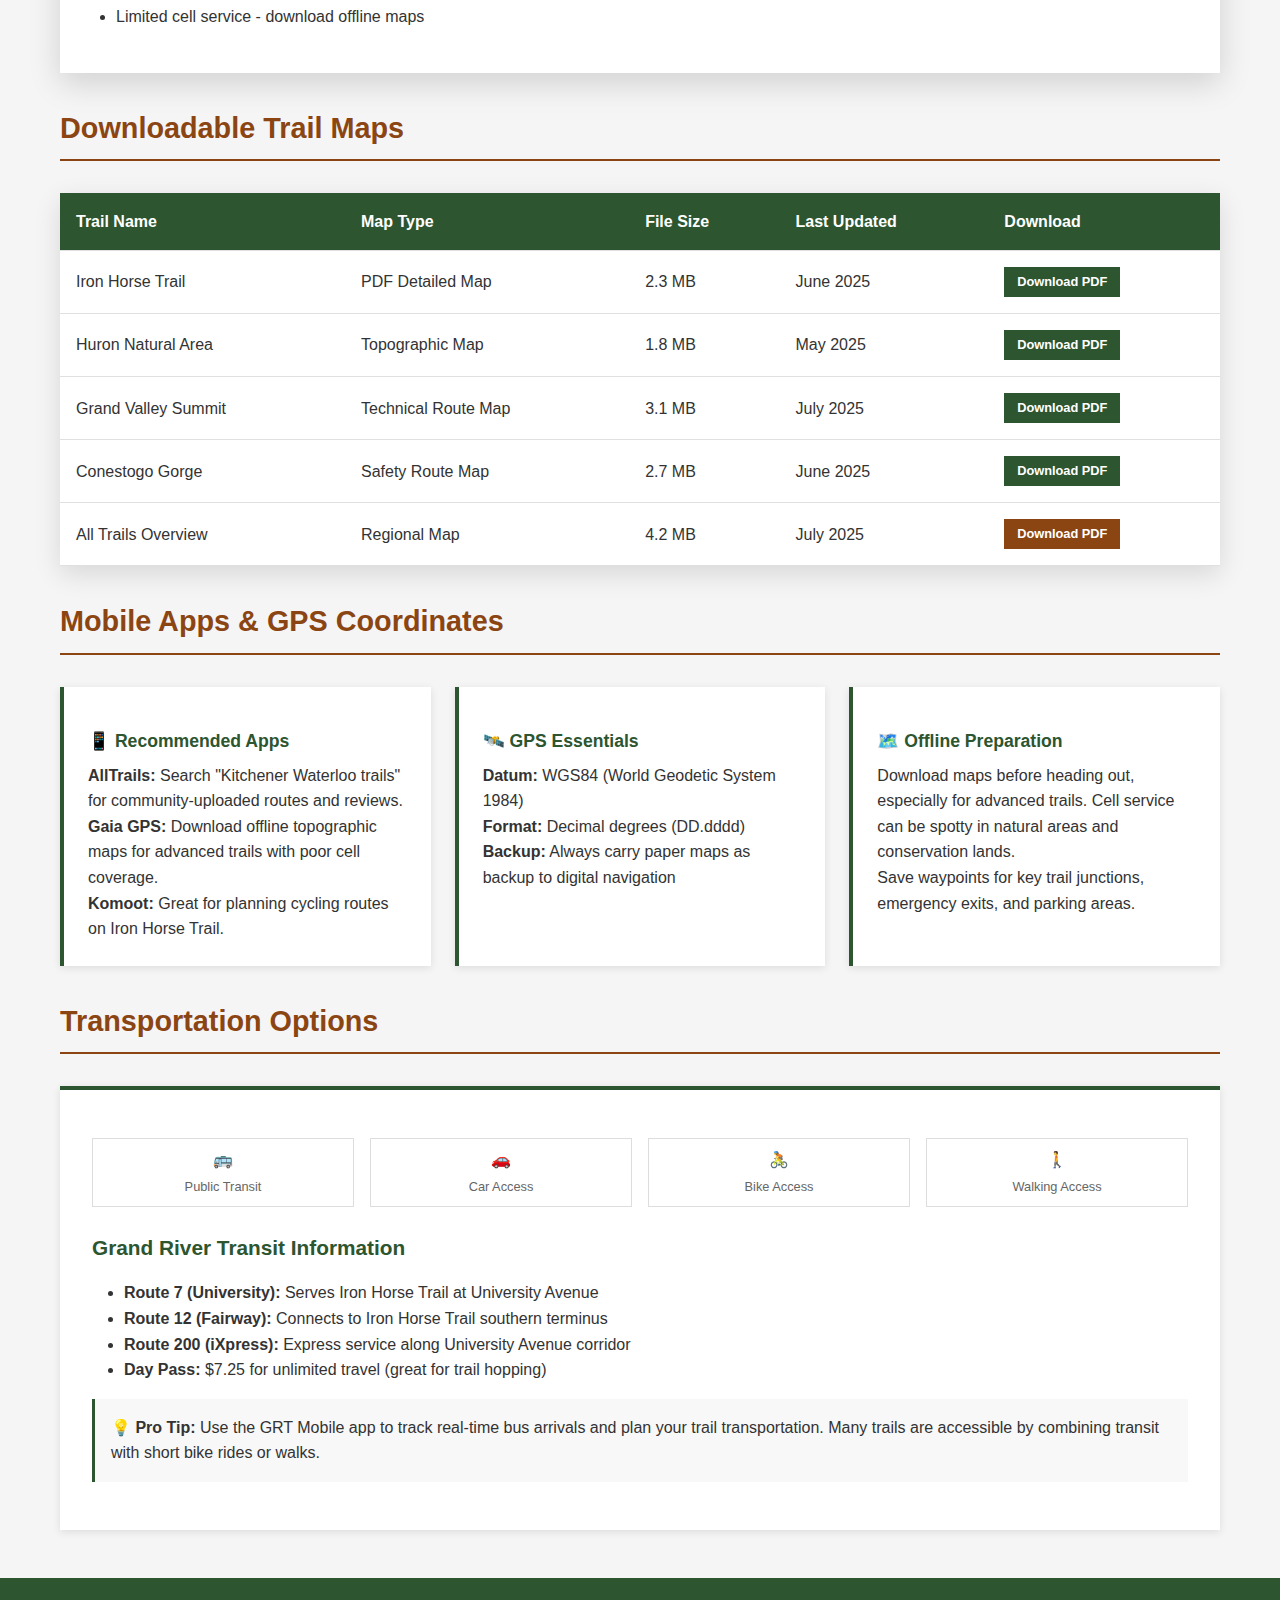
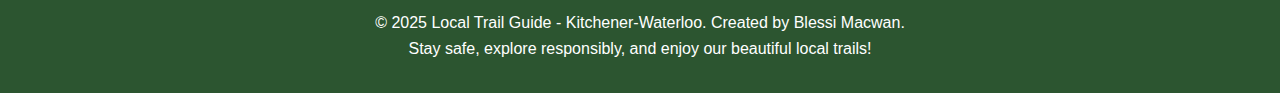
<file: trail-maps.html>
<!DOCTYPE html>
<html lang="en">
<head>
    <meta charset="UTF-8">
    <meta name="viewport" content="width=device-width, initial-scale=1.0">
    <meta name="description" content="Trail maps and driving directions for Kitchener–Waterloo: GPS coordinates, parking info, and downloadable offline maps.">
    <title>Trail Maps & Directions - Local Trail Guide</title>
    <link rel="stylesheet" href="styles.css">
</head>
<body>
    <header>
        <div class="container">
            <div class="header-content">
                <a href="index.html" class="logo">LOCAL TRAIL GUIDE</a>
                <nav>
                    <ul>
                        <li><a href="index.html">HOME</a></li>
                        <li><a href="easy-trails.html">EASY TRAILS</a></li>
                        <li><a href="advanced-trails.html">ADVANCED TRAILS</a></li>
                        <li><a href="trail-maps.html" class="active">MAPS & DIRECTIONS</a></li>
                        <li><a href="trail-conditions.html">TRAIL CONDITIONS</a></li>
                        <li><a href="safety-tips.html">SAFETY TIPS</a></li>
                        <li><a href="about.html">ABOUT</a></li>
                    </ul>
                </nav>
            </div>
        </div>
    </header>

    <main class="container">
        <h1>Trail Maps & Directions</h1>
        <p>Detailed maps, GPS coordinates, and driving directions to help you find and navigate all trail systems in the Kitchener-Waterloo region. Download maps for offline use and never get lost on your outdoor adventures.</p>

        <div class="features-grid">
            <div class="feature">
                <div class="feature-icon">📍</div>
                <h3>GPS Coordinates</h3>
                <p>Precise GPS coordinates for all trailheads and key waypoints along each trail.</p>
            </div>
            <div class="feature">
                <div class="feature-icon">🗺️</div>
                <h3>Downloadable Maps</h3>
                <p>High-resolution trail maps available for download and offline use on your mobile device.</p>
            </div>
            <div class="feature">
                <div class="feature-icon">🚗</div>
                <h3>Parking Information</h3>
                <p>Detailed parking locations, fees, and alternative parking options for each trail.</p>
            </div>
        </div>

        <h2>Interactive Trail Map</h2>
        <div style="background: white; padding: 2rem; margin: 2rem 0; box-shadow: 0 8px 25px rgba(0,0,0,0.12); text-align: center;">
            <div style="background: #f0f8f0; border: 2px dashed #2c5530; padding: 3rem; margin: 1rem 0;">
                <h3 style="color: #2c5530; margin: 0 0 1rem 0;">🗺️ Interactive Regional Trail Map</h3>
                <p style="margin: 0 0 1rem 0; color: #666;">View all trails on our interactive map with real-time conditions, elevation profiles, and point-of-interest markers.</p>
                <a href="#" class="btn btn-primary">Launch Interactive Map</a>
            </div>
        </div>

        <h2>Trail Access Points & Directions</h2>

        <div class="trail-card">
            <div class="trail-content">
                <h3 class="trail-title">🌲 Iron Horse Trail Access Points</h3>
                <span class="difficulty easy">Easy Access</span>
                
                <div class="access-info">
                    <strong>Northern Terminus - Northfield Drive</strong><br>
                    <strong>Address:</strong> 725 Northfield Dr E, Waterloo, ON<br>
                    <strong>GPS:</strong> 43.4892°N, -80.5125°W<br>
                    <strong>Parking:</strong> Free street parking, 20+ spaces<br>
                    <strong>Features:</strong> Washrooms, water fountain, bike repair station
                </div>

                <div class="access-info">
                    <strong>Central Access - University Avenue</strong><br>
                    <strong>Address:</strong> University Ave & Columbia St, Waterloo, ON<br>
                    <strong>GPS:</strong> 43.4731°N, -80.5364°W<br>
                    <strong>Parking:</strong> Public lot ($2/hour), 50+ spaces<br>
                    <strong>Features:</strong> Nearby restaurants, shopping, transit access
                </div>

                <div class="access-info">
                    <strong>Southern Terminus - Fairway Road</strong><br>
                    <strong>Address:</strong> Fairway Rd S & Ottawa St, Kitchener, ON<br>
                    <strong>GPS:</strong> 43.4283°N, -80.4856°W<br>
                    <strong>Parking:</strong> Free municipal lot, 15+ spaces<br>
                    <strong>Features:</strong> Trail information kiosk, picnic tables
                </div>

                <h4>Driving Directions from Highway 401</h4>
                <ul style="margin: 1rem 0; padding-left: 2rem;">
                    <li><strong>From Toronto:</strong> Exit 278 (Highway 8 West), follow for 12km to University Ave, turn right</li>
                    <li><strong>From London:</strong> Exit 275 (Highway 8 East), continue 8km to Fairway Road exit</li>
                    <li><strong>Public Transit:</strong> Grand River Transit Routes 7, 12, and 200 iXpress serve multiple access points</li>
                </ul>
            </div>
        </div>

        <div class="trail-card">
            <div class="trail-content">
                <h3 class="trail-title">🦆 Huron Natural Area Access</h3>
                <span class="difficulty moderate">Moderate Access</span>
                
                <div class="access-info-brown">
                    <strong>Main Entrance</strong><br>
                    <strong>Address:</strong> 2500 Huron Rd, Kitchener, ON N2P 2R2<br>
                    <strong>GPS:</strong> 43.4156°N, -80.4672°W<br>
                    <strong>Parking:</strong> Free gravel lot, 30+ spaces<br>
                    <strong>Hours:</strong> Dawn to dusk daily<br>
                    <strong>Features:</strong> Trail maps, information boards, garbage bins
                </div>

                <h4>Driving Directions</h4>
                <ul style="margin: 1rem 0; padding-left: 2rem;">
                    <li><strong>From Highway 401:</strong> Exit 275 (Highway 8 East), turn right on Huron Road, continue 2.5km</li>
                    <li><strong>From Kitchener Centre:</strong> Take King St East to Huron Road, turn left, continue 1km</li>
                    <li><strong>Alternative Route:</strong> Via Ottawa St South to Huron Road intersection</li>
                </ul>

                <div class="access-info" style="background: #fff3cd; border-left: 3px solid #ffc107;">
                    <strong>⚠️ Access Note:</strong> Huron Road can be narrow with limited shoulder. Exercise caution when parking and walking to entrance.
                </div>
            </div>
        </div>

        <div class="trail-card">
            <div class="trail-content">
                <h3 class="trail-title">⛰️ Advanced Trail Access Points</h3>
                <span class="difficulty advanced">Advanced Access</span>
                
                <div class="access-info" style="background: #ffebee; border-left: 3px solid #d32f2f;">
                    <strong>Grand Valley Summit Trailhead</strong><br>
                    <strong>Address:</strong> Concession Rd 6, Cambridge, ON<br>
                    <strong>GPS:</strong> 43.3892°N, -80.3125°W<br>
                    <strong>Parking:</strong> Limited roadside parking (8-10 vehicles)<br>
                    <strong>Access:</strong> 4WD recommended in wet conditions
                </div>

                <div class="access-info" style="background: #ffebee; border-left: 3px solid #d32f2f;">
                    <strong>Conestogo River Gorge</strong><br>
                    <strong>Address:</strong> Conestogo Lake Conservation Area, 5958 Sawmill Rd, Conestogo, ON<br>
                    <strong>GPS:</strong> 43.6234°N, -80.4567°W<br>
                    <strong>Parking:</strong> Conservation area parking ($8 day use fee)<br>
                    <strong>Permits:</strong> Conservation area pass required
                </div>

                <h4>Important Access Information</h4>
                <ul class="checklist-list">
                    <li>Advanced trails require permits and/or day use fees</li>
                    <li>Some roads are seasonal (May-October access only)</li>
                    <li>4WD vehicle recommended for some trailheads</li>
                    <li>Limited cell service - download offline maps</li>
                </ul>
            </div>
        </div>

        <h2>Downloadable Trail Maps</h2>
        <div class="table-container">
            <table>
                <thead>
                    <tr>
                        <th>Trail Name</th>
                        <th>Map Type</th>
                        <th>File Size</th>
                        <th>Last Updated</th>
                        <th>Download</th>
                    </tr>
                </thead>
                <tbody>
                    <tr>
                        <td>Iron Horse Trail</td>
                        <td>PDF Detailed Map</td>
                        <td>2.3 MB</td>
                        <td>June 2025</td>
                        <td><a href="#" class="btn btn-primary" style="padding: 0.3rem 0.8rem; font-size: 0.8rem;">Download PDF</a></td>
                    </tr>
                    <tr>
                        <td>Huron Natural Area</td>
                        <td>Topographic Map</td>
                        <td>1.8 MB</td>
                        <td>May 2025</td>
                        <td><a href="#" class="btn btn-primary" style="padding: 0.3rem 0.8rem; font-size: 0.8rem;">Download PDF</a></td>
                    </tr>
                    <tr>
                        <td>Grand Valley Summit</td>
                        <td>Technical Route Map</td>
                        <td>3.1 MB</td>
                        <td>July 2025</td>
                        <td><a href="#" class="btn btn-primary" style="padding: 0.3rem 0.8rem; font-size: 0.8rem;">Download PDF</a></td>
                    </tr>
                    <tr>
                        <td>Conestogo Gorge</td>
                        <td>Safety Route Map</td>
                        <td>2.7 MB</td>
                        <td>June 2025</td>
                        <td><a href="#" class="btn btn-primary" style="padding: 0.3rem 0.8rem; font-size: 0.8rem;">Download PDF</a></td>
                    </tr>
                    <tr>
                        <td>All Trails Overview</td>
                        <td>Regional Map</td>
                        <td>4.2 MB</td>
                        <td>July 2025</td>
                        <td><a href="#" class="btn btn-secondary" style="padding: 0.3rem 0.8rem; font-size: 0.8rem;">Download PDF</a></td>
                    </tr>
                </tbody>
            </table>
        </div>

        <h2>Mobile Apps & GPS Coordinates</h2>
        <div class="safety-grid">
            <div class="safety-tip">
                <h4>📱 Recommended Apps</h4>
                <p><strong>AllTrails:</strong> Search "Kitchener Waterloo trails" for community-uploaded routes and reviews.</p>
                <p><strong>Gaia GPS:</strong> Download offline topographic maps for advanced trails with poor cell coverage.</p>
                <p><strong>Komoot:</strong> Great for planning cycling routes on Iron Horse Trail.</p>
            </div>

            <div class="safety-tip">
                <h4>🛰️ GPS Essentials</h4>
                <p><strong>Datum:</strong> WGS84 (World Geodetic System 1984)</p>
                <p><strong>Format:</strong> Decimal degrees (DD.dddd)</p>
                <p><strong>Backup:</strong> Always carry paper maps as backup to digital navigation</p>
            </div>

            <div class="safety-tip">
                <h4>🗺️ Offline Preparation</h4>
                <p>Download maps before heading out, especially for advanced trails. Cell service can be spotty in natural areas and conservation lands.</p>
                <p>Save waypoints for key trail junctions, emergency exits, and parking areas.</p>
            </div>
        </div>

        <h2>Transportation Options</h2>
        <div style="background: white; padding: 2rem; box-shadow: 0 2px 8px rgba(0,0,0,0.1); margin: 2rem 0; border-top: 4px solid #2c5530;">
            <div class="trail-stats">
                <div class="stat">
                    <span class="stat-value">🚌</span>
                    <span class="stat-label">Public Transit</span>
                </div>
                <div class="stat">
                    <span class="stat-value">🚗</span>
                    <span class="stat-label">Car Access</span>
                </div>
                <div class="stat">
                    <span class="stat-value">🚴</span>
                    <span class="stat-label">Bike Access</span>
                </div>
                <div class="stat">
                    <span class="stat-value">🚶</span>
                    <span class="stat-label">Walking Access</span>
                </div>
            </div>

            <h3>Grand River Transit Information</h3>
            <ul style="margin: 1rem 0; padding-left: 2rem;">
                <li><strong>Route 7 (University):</strong> Serves Iron Horse Trail at University Avenue</li>
                <li><strong>Route 12 (Fairway):</strong> Connects to Iron Horse Trail southern terminus</li>
                <li><strong>Route 200 (iXpress):</strong> Express service along University Avenue corridor</li>
                <li><strong>Day Pass:</strong> $7.25 for unlimited travel (great for trail hopping)</li>
            </ul>

            <div class="access-info">
                <strong>💡 Pro Tip:</strong> Use the GRT Mobile app to track real-time bus arrivals and plan your trail transportation. Many trails are accessible by combining transit with short bike rides or walks.
            </div>
        </div>
    </main>

    <footer>
        <div class="container">
            <p>&copy; 2025 Local Trail Guide - Kitchener-Waterloo. Created by Blessi Macwan.</p>
            <p>Stay safe, explore responsibly, and enjoy our beautiful local trails!</p>
        </div>
    </footer>
</body>
</html>
</file>
<file: styles.css>
* {
    margin: 0;
    padding: 0;
    box-sizing: border-box;
}

body {
    font-family: 'Arial', sans-serif;
    line-height: 1.6;
    color: #333;
    background: #f5f5f5;
    min-height: 100vh;
}

.container {
    max-width: 1200px;
    margin: 0 auto;
    padding: 0 20px;
}

header {
    background: #2c5530;
    color: white;
    padding: 0;
    box-shadow: 0 2px 10px rgba(0,0,0,0.1);
    position: sticky;
    top: 0;
    z-index: 1000;
}

.header-content {
    display: flex;
    justify-content: space-between;
    align-items: center;
    height: 60px;
    padding: 0 20px;
    overflow: visible;
}

.logo {
    font-size: 1.5rem;
    font-weight: bold;
    white-space: nowrap;
    letter-spacing: 0.5px;
    color: white;
    flex-shrink: 0;
    text-decoration: none;
}

nav {
    flex-grow: 1;
    display: flex;
    justify-content: center;
    margin-left: 1rem;
    margin-right: 1rem;
    overflow: visible;
}

nav ul {
    list-style: none;
    display: flex;
    gap: 0;
    margin: 0;
    padding: 0;
    align-items: center;
}

nav li {
    margin: 0;
}

nav a {
    color: white;
    text-decoration: none;
    padding: 20px 14px;
    transition: all 0.2s ease;
    font-weight: 500;
    font-size: 0.9rem;
    white-space: nowrap;
    display: block;
    text-align: center;
    border-bottom: 3px solid transparent;
    height: 60px;
    line-height: 20px;
    box-sizing: border-box;
}

nav a:hover {
    background: rgba(255,255,255,0.1);
    border-bottom-color: rgba(255,255,255,0.5);
}

nav a.active {
    background: rgba(255,255,255,0.15);
    border-bottom-color: #fff;
    font-weight: 600;
}

main {
    padding: 2rem 0;
}

.page {
    background: rgba(255,255,255,0.95);
    box-shadow: 0 10px 30px rgba(0,0,0,0.15);
    padding: 2rem;
    margin-bottom: 2rem;
    backdrop-filter: blur(10px);
}

h1 {
    color: #2c5530;
    margin-bottom: 1rem;
    font-size: 2.5rem;
    text-align: center;
}

h2 {
    color: #8b4513;
    margin: 2rem 0 1rem 0;
    font-size: 1.8rem;
    border-bottom: 2px solid #8b4513;
    padding-bottom: 0.5rem;
}

h3 {
    color: #2c5530;
    margin: 1.5rem 0 0.5rem 0;
    font-size: 1.3rem;
}

h4 {
    color: #4a7c59;
    margin: 1rem 0 0.5rem 0;
    font-size: 1.1rem;
}

.hero-image-section {
    position: relative;
    width: 100%;
    height: 500px;
    margin-bottom: 3rem;
    overflow: hidden;
    box-shadow: 0 15px 40px rgba(0,0,0,0.3);
}

.hero-image-section img {
    width: 100%;
    height: 100%;
    object-fit: cover;
}

.hero-overlay {
    position: absolute;
    top: 0;
    left: 0;
    right: 0;
    bottom: 0;
    background: linear-gradient(135deg, rgba(0,0,0,0.4), rgba(0,0,0,0.2));
    display: flex;
    flex-direction: column;
    justify-content: center;
    align-items: center;
    text-align: center;
    padding: 2rem;
    color: white;
}

.hero-overlay h1 {
    color: white;
    font-size: 3.5rem;
    margin-bottom: 1.5rem;
    text-shadow: 2px 2px 8px rgba(0,0,0,0.7);
    font-weight: bold;
}

.hero-overlay p {
    font-size: 1.3rem;
    max-width: 700px;
    margin: 0 auto 2.5rem;
    text-shadow: 1px 1px 4px rgba(0,0,0,0.7);
    line-height: 1.7;
}

.hero {
    display: none;
}

.cta-buttons {
    display: flex;
    gap: 1rem;
    justify-content: center;
    flex-wrap: wrap;
}

.btn {
    padding: 1rem 2rem;
    border: none;
    font-size: 1rem;
    font-weight: bold;
    cursor: pointer;
    transition: all 0.3s ease;
    text-decoration: none;
    display: inline-block;
}

.btn-primary {
    background: #2c5530;
    color: white;
}

.btn-secondary {
    background: #8b4513;
    color: white;
    font-weight: bold;
}

.btn:hover {
    transform: translateY(-3px);
    box-shadow: 0 8px 25px rgba(0,0,0,0.15);
}

.trail-grid {
    display: grid;
    grid-template-columns: repeat(auto-fit, minmax(350px, 1fr));
    gap: 2rem;
    margin: 2rem 0;
}

.trail-card {
    background: white;
    overflow: hidden;
    box-shadow: 0 10px 30px rgba(0,0,0,0.15);
    transition: all 0.3s ease;
    margin: 2rem 0;
}

.trail-card:hover {
    transform: translateY(-8px);
    box-shadow: 0 20px 50px rgba(0,0,0,0.25);
}

.trail-image {
    width: 100%;
    height: 200px;
    background: #8b7355;
    display: flex;
    align-items: center;
    justify-content: center;
    overflow: hidden;
}

.trail-image img {
    width: 100%;
    height: 100%;
    object-fit: cover;
}

.weather-box {
    background: #2c5530;
    color: white;
    padding: 1.5rem;
    margin: 2rem 0;
    text-align: center;
}

.weather-box h3 {
    color: white;
    margin: 0 0 0.5rem 0;
}

.forecast-container {
    background: white;
    padding: 2rem;
    box-shadow: 0 2px 8px rgba(0,0,0,0.1);
    margin: 2rem 0;
    border-top: 4px solid #2c5530;
}

.forecast-grid {
    display: grid;
    grid-template-columns: repeat(auto-fit, minmax(120px, 1fr));
    gap: 1rem;
    text-align: center;
}

.community-reports {
    background: white;
    padding: 2rem;
    box-shadow: 0 2px 8px rgba(0,0,0,0.1);
    margin: 2rem 0;
}

.report-item {
    border-bottom: 1px solid #e0e0e0;
    padding: 1rem 0;
}

.report-header {
    display: flex;
    justify-content: space-between;
    align-items: center;
    margin-bottom: 0.5rem;
}

.report-username {
    color: #2c5530;
    font-weight: bold;
}

.report-time {
    color: #666;
    font-size: 0.9rem;
}

.report-content {
    margin: 0;
}

.submit-section {
    background: #f5f5f5;
    padding: 2rem;
    margin: 2rem 0;
}

.submit-section h3 {
    color: #2c5530;
    margin-top: 0;
}

.guidelines-box {
    background: white;
    padding: 1.5rem;
    margin: 1rem 0;
}

.submit-buttons {
    text-align: center;
}

.safety-checklist {
    background: white;
    padding: 2rem;
    box-shadow: 0 2px 8px rgba(0,0,0,0.1);
    margin: 2rem 0;
    border-top: 4px solid #2c5530;
}

.checklist-section {
    margin: 1rem 0;
}

.checklist-list {
    margin: 1rem 0;
    padding-left: 2rem;
    line-height: 2;
}

.status-badge {
    padding: 0.3rem 0.8rem;
    font-size: 0.8rem;
    font-weight: bold;
}

.status-open {
    background: #4caf50;
    color: white;
}

.status-caution {
    background: #ff9800;
    color: white;
}

.access-info {
    background: #f8f8f8;
    padding: 1rem;
    margin: 1rem 0;
    border-left: 3px solid #2c5530;
}

.access-info-brown {
    background: #f8f8f8;
    padding: 1rem;
    margin: 1rem 0;
    border-left: 3px solid #8b4513;
}

.trail-content {
    padding: 1.5rem;
}

.trail-title {
    color: #2c5530;
    margin-bottom: 0.5rem;
    font-size: 1.4rem;
}

.difficulty {
    display: inline-block;
    padding: 0.3rem 0.8rem;
    font-size: 0.8rem;
    font-weight: bold;
    margin-bottom: 1rem;
}

.easy { background: #4caf50; color: white; }
.moderate { background: #ff9800; color: white; }
.advanced { background: #d32f2f; color: white; }

.trail-stats {
    display: flex;
    gap: 1rem;
    margin: 1rem 0;
    flex-wrap: wrap;
}

.stat {
    background: #ffffff;
    padding: 0.5rem;
    text-align: center;
    flex: 1;
    min-width: 80px;
    border: 1px solid #ddd;
}

.stat-value {
    font-weight: bold;
    color: #2c5530;
    display: block;
}

.stat-label {
    font-size: 0.8rem;
    color: #666;
}

.safety-grid {
    display: grid;
    grid-template-columns: repeat(auto-fit, minmax(300px, 1fr));
    gap: 1.5rem;
    margin: 2rem 0;
}

.safety-tip {
    background: white;
    padding: 1.5rem;
    box-shadow: 0 2px 8px rgba(0,0,0,0.1);
    border-left: 4px solid #2c5530;
}

.safety-tip h4 {
    color: #2c5530;
    margin-bottom: 0.5rem;
    font-size: 1.1rem;
}

.features-grid {
    display: grid;
    grid-template-columns: repeat(auto-fit, minmax(250px, 1fr));
    gap: 2rem;
    margin: 2rem 0;
}

.feature {
    text-align: center;
    padding: 1.5rem;
    background: white;
    box-shadow: 0 8px 25px rgba(0,0,0,0.1);
}

.feature-icon {
    width: 60px;
    height: 60px;
    background: #2c5530;
    border-radius: 50%;
    display: flex;
    align-items: center;
    justify-content: center;
    margin: 0 auto 1rem;
    color: white;
    font-size: 1.5rem;
    font-weight: bold;
}

.table-container {
    overflow-x: auto;
    margin: 2rem 0;
    box-shadow: 0 8px 25px rgba(0,0,0,0.12);
}

table {
    width: 100%;
    border-collapse: collapse;
    background: white;
}

th, td {
    padding: 1rem;
    text-align: left;
    border-bottom: 1px solid #e0e0e0;
}

th {
    background: #2c5530;
    color: white;
    font-weight: bold;
}

tr:hover {
    background: #f8f8f8;
}

footer {
    background: #2c5530;
    color: white;
    text-align: center;
    padding: 2rem 0;
    margin-top: 3rem;
}

@media (max-width: 768px) {
    .header-content {
        flex-direction: column;
        gap: 1rem;
    }

    nav ul {
        justify-content: center;
        gap: 1rem;
    }

    .hero-overlay h1 {
        font-size: 2.5rem;
    }

    .hero-overlay p {
        font-size: 1.1rem;
    }

    .cta-buttons {
        flex-direction: column;
        align-items: center;
    }

    .trail-stats {
        justify-content: center;
    }

    .trail-grid {
        grid-template-columns: 1fr;
    }

    .features-grid {
        grid-template-columns: 1fr;
    }

    .safety-grid {
        grid-template-columns: 1fr;
    }

    h1 {
        font-size: 2rem;
    }

    h2 {
        font-size: 1.5rem;
    }

    .container {
        padding: 0 15px;
    }

    main {
        padding: 1rem 0;
    }

    .page {
        padding: 1.5rem;
    }

    .hero-image-section {
        height: 400px;
    }
}

@media (max-width: 480px) {
    .logo {
        font-size: 1.4rem;
    }

    nav ul {
        gap: 0.5rem;
    }

    nav a {
        padding: 0.4rem 0.8rem;
        font-size: 0.9rem;
    }

    h1 {
        font-size: 1.8rem;
    }

    .hero-overlay h1 {
        font-size: 2rem;
    }

    .hero-overlay p {
        font-size: 1rem;
    }

    .btn {
        padding: 0.8rem 1.5rem;
        font-size: 0.9rem;
    }

    .hero-image-section {
        height: 350px;
    }
}

@media (max-width: 1024px) {
    nav ul {
        flex-wrap: wrap;
        justify-content: center;
        gap: 0.5rem;
    }
    
    nav a {
        padding: 0.4rem 0.6rem;
        font-size: 0.85rem;
    }
}

.video-wrap {
    position: relative;
    padding-bottom: 56.25%; /* 16:9 ratio */
    height: 0;
    overflow: hidden;
}

.video-wrap iframe {
    position: absolute;
    top: 0;
    left: 0;
    width: 100%;
    height: 100%;
}
</file>
